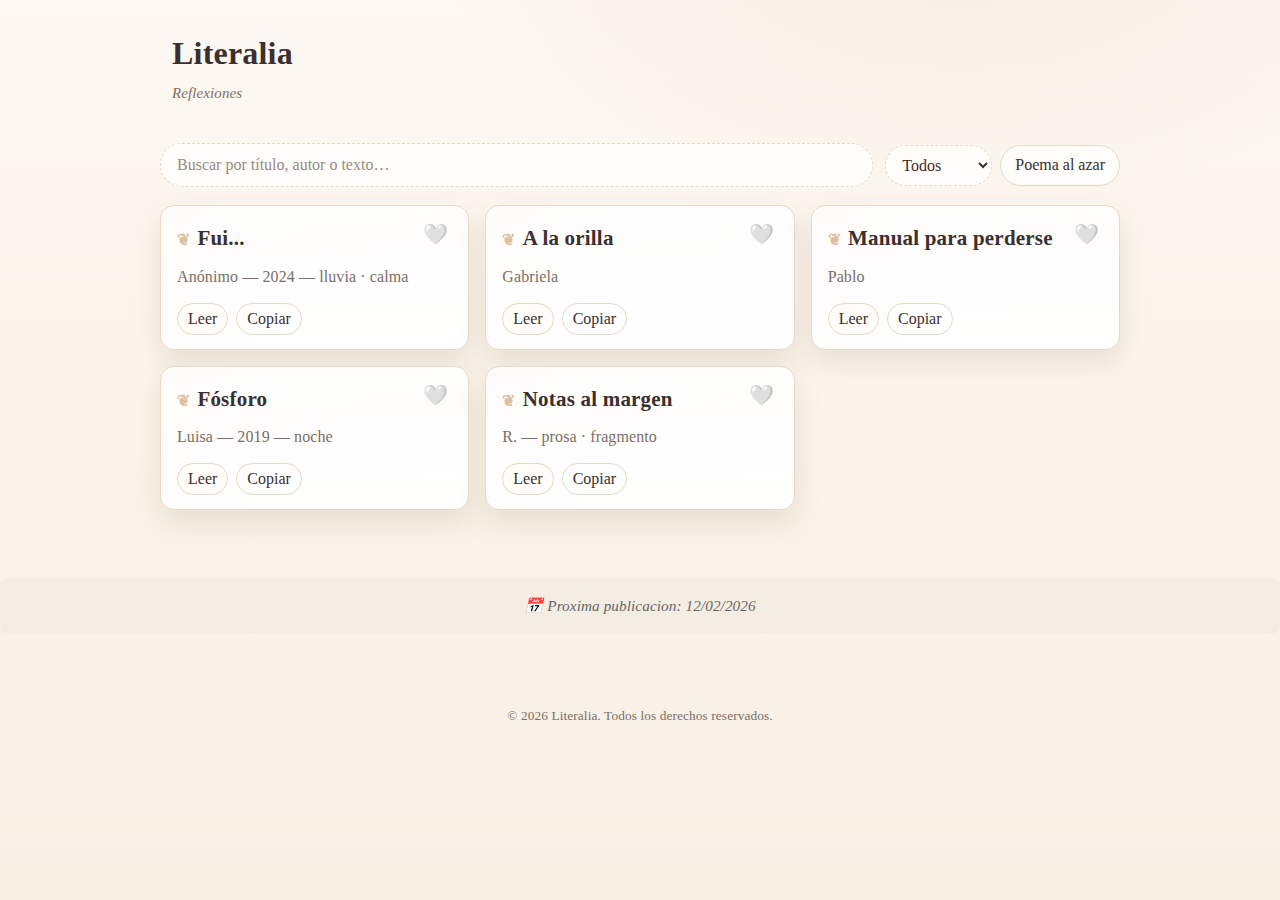
<file: index.html>
<!DOCTYPE html>
<html lang="es">
	<head>
		<meta charset="utf-8" />
		<meta name="viewport" content="width=device-width, initial-scale=1" />
		<link rel="icon" type="image/png" href="images/pluma2.png" />
		<title>Literalia</title>
		<!-- Fuentes elegantes -->

		<link rel="stylesheet" href="styles.css" />
		<meta name="color-scheme" content="light" />
	</head>
	<body>
		<header class="app-header container">
			<div class="brand">
				<span class="logo" aria-hidden="true"></span>
				<div>
					<h1>Literalia</h1>
					<p class="tagline">Reflexiones</p>
				</div>
			</div>
		</header>

		<main class="container">
			<section class="toolbar">
				<div class="search-wrap">
					<input
						id="searchInput"
						type="search"
						placeholder="Buscar por título, autor o texto…"
						aria-label="Buscar poemas"
					/>
				</div>
				<div class="filters">
					<select id="filterSelect" aria-label="Filtrar">
						<option value="all">Todos</option>
						<option value="favorites">Favoritos</option>
					</select>
					<button id="randomBtn" class="btn">Poema al azar</button>
				</div>
			</section>

			<section id="poemList" class="grid" aria-live="polite" aria-busy="true"></section>
		</main>

		<dialog id="poemModal" class="modal">
			<form method="dialog" class="modal-card" id="poemModalCard">
				<header class="modal-header">
					<div class="title-wrap">
						<h2 id="modalTitle">Título</h2>
						<p class="muted" id="modalMeta">Autor</p>
					</div>
					<div class="modal-actions">
						<button class="icon ghost close-btn" value="cancel" aria-label="Cerrar">✕</button>
					</div>
				</header>

				<div class="modal-body">
					<pre id="modalContent" tabindex="0"></pre>
				</div>

				<footer class="modal-footer">
					<div class="left">
						<button id="favBtn" type="button" class="btn">❤️ Favorito</button>
						<button id="copyBtn" type="button" class="btn ghost">Copiar</button>
						<button id="shareBtn" type="button" class="btn ghost">Compartir</button>
					</div>
					<div class="nav">
						<button id="prevBtn" type="button" class="icon ghost" aria-label="Anterior">←</button>
						<button id="nextBtn" type="button" class="icon ghost" aria-label="Siguiente">→</button>
					</div>
					<button class="btn primary close-btn" value="cancel">Cerrar</button>
				</footer>
			</form>
		</dialog>

		<template id="poemCardTpl">
			<article class="card">
				<div class="card-head">
					<h3 class="card-title"></h3>
					<button
						class="fav-toggle"
						title="Marcar como favorito"
						aria-label="Marcar como favorito"
						aria-pressed="false"
					>
						🤍
					</button>
				</div>
				<p class="card-meta"></p>
				<div class="card-actions">
					<button class="btn small" data-action="open">Leer</button>
					<button class="btn small ghost" data-action="copy">Copiar</button>
				</div>
			</article>
		</template>

		<section class="update-info">
			<p>📅 Proxima publicacion: 12/02/2026</p>
		</section>

		<footer class="container footer">
			<small class="muted">&copy; 2026 Literalia. Todos los derechos reservados.</small>
		</footer>

		<script src="app.js" type="module"></script>
	</body>
</html>
</file>
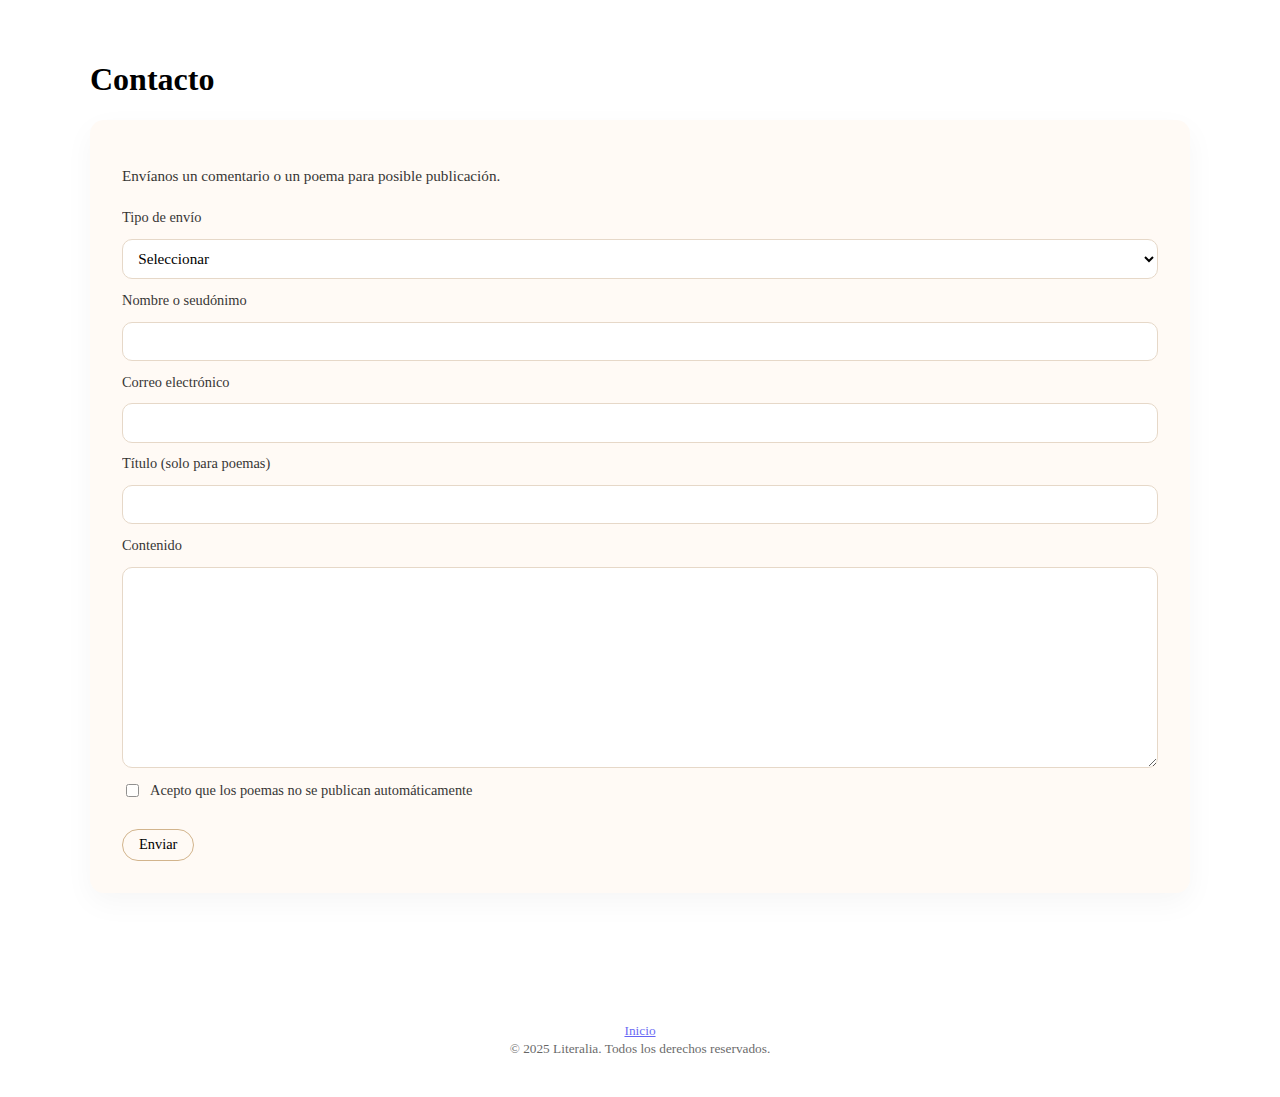
<file: contacto.html>
<!DOCTYPE html>
<html lang="es">
	<head>
		<meta charset="UTF-8" />
		<title>Contacto — Literalia</title>
		<style>
			/* CONTENEDOR */
			.container {
				max-width: 1100px;
				margin: auto;
				padding: 2rem;
			}

			/* CARD (igual a poemas) */
			.card {
				background: #fffaf5;
				border-radius: 14px;
				padding: 2rem;
				box-shadow: 0 10px 30px rgba(0, 0, 0, 0.04);
			}

			/* FORMULARIO */
			.formulario {
				display: flex;
				flex-direction: column;
				gap: 0.8rem;
			}

			.formulario label {
				font-size: 0.9rem;
				opacity: 0.8;
			}

			.formulario input,
			.formulario select,
			.formulario textarea {
				background: #fff;
				border: 1px solid #e6d8c8;
				border-radius: 10px;
				padding: 0.6rem 0.7rem;
				font-family: inherit;
				font-size: 0.95rem;
			}

			.formulario textarea {
				min-height: 180px;
				resize: vertical;
			}

			.formulario input:focus,
			.formulario textarea:focus,
			.formulario select:focus {
				outline: none;
				border-color: #d2b48c;
			}

			/* CHECKBOX */
			.checkbox {
				display: flex;
				align-items: center;
				gap: 0.5rem;
				font-size: 0.85rem;
			}

			/* BOTÓN (mismo estilo que Leer / Copiar) */
			.acciones {
				margin-top: 1rem;
			}

			.btn-outline {
				background: transparent;
				border: 1px solid #d2b48c;
				border-radius: 20px;
				padding: 0.4rem 1rem;
				cursor: pointer;
				font-family: inherit;
				font-size: 0.9rem;
			}

			.btn-outline:hover {
				background: #f3e6d8;
			}

			/* TEXTO */
			.descripcion {
				margin-bottom: 1.5rem;
				font-size: 0.95rem;
				opacity: 0.8;
			}

			/* FOOTER */
			.footer {
				text-align: center;
				margin-top: 4rem;
			}

			.muted {
				opacity: 0.6;
			}
		</style>
	</head>
	<body>
		<main class="container">
			<h1>Contacto</h1>

			<div class="card formulario-card">
				<p class="descripcion">Envíanos un comentario o un poema para posible publicación.</p>

				<form action="https://formspree.io/f/TU_ID" method="POST" class="formulario">
					<label>Tipo de envío</label>
					<select name="tipo" required>
						<option value="" disabled selected>Seleccionar</option>
						<option value="comentario">Comentario</option>
						<option value="poema">Poema para publicación</option>
					</select>

					<label>Nombre o seudónimo</label>
					<input type="text" name="autor" />

					<label>Correo electrónico</label>
					<input type="email" name="email" required />

					<label>Título (solo para poemas)</label>
					<input type="text" name="titulo" />

					<label>Contenido</label>
					<textarea name="mensaje" required></textarea>

					<label class="checkbox">
						<input type="checkbox" required />
						Acepto que los poemas no se publican automáticamente
					</label>

					<div class="acciones">
						<button type="submit" class="btn-outline">Enviar</button>
					</div>
				</form>
			</div>
		</main>

		<footer class="container footer">
			<small class="muted">
				<a href="index.html">Inicio</a>
			</small>
			<br />
			<small class="muted"> © 2025 Literalia. Todos los derechos reservados. </small>
		</footer>
	</body>
</html>
</file>
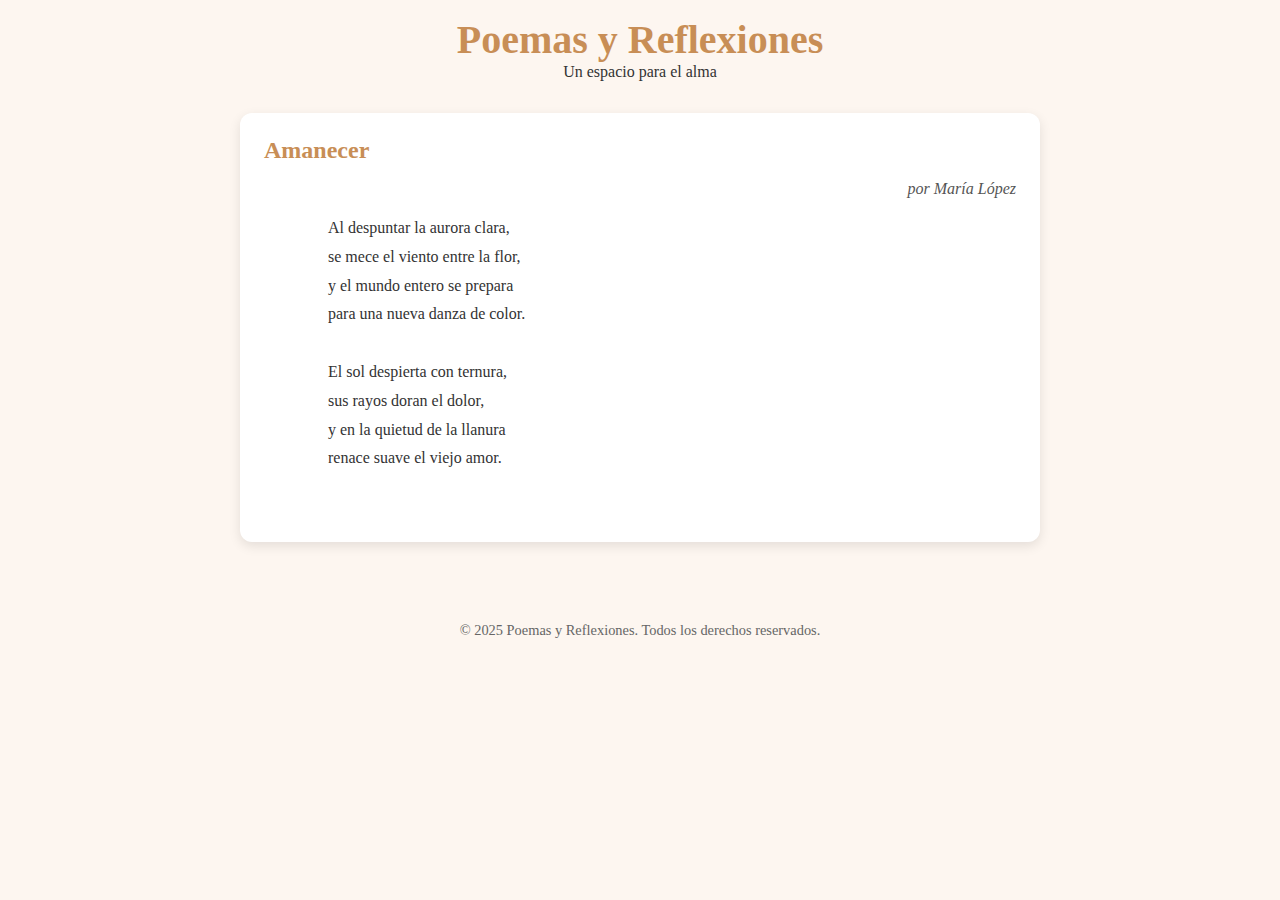
<file: ind.html>
<!DOCTYPE html>
<html lang="es">
	<head>
		<meta charset="UTF-8" />
		<meta name="viewport" content="width=device-width, initial-scale=1.0" />
		<title>Poemas y Reflexiones</title>
		<style>
			:root {
				--bg-color: #fdf6f0;
				--text-color: #333;
				--accent-color: #c88e56;
				--card-bg: #fff;
				--font-main: "Georgia", serif;
			}

			* {
				margin: 0;
				padding: 0;
				box-sizing: border-box;
			}

			body {
				font-family: var(--font-main);
				background-color: var(--bg-color);
				color: var(--text-color);
				padding: 1rem;
				display: flex;
				flex-direction: column;
				align-items: center;
			}

			header {
				text-align: center;
				margin-bottom: 2rem;
			}

			header h1 {
				font-size: 2.5rem;
				color: var(--accent-color);
			}

			.poema-container {
				max-width: 800px;
				width: 100%; /* Asegura que no se desborde en móviles */
				background-color: var(--card-bg);
				padding: 1.5rem;
				border-radius: 12px;
				box-shadow: 0 4px 12px rgba(0, 0, 0, 0.1);
				margin-bottom: 2rem;
				overflow-x: auto; /* Previene empalmes horizontales */
			}

			.poema-container h2 {
				font-size: 1.5rem;
				margin-bottom: 1rem;
				color: var(--accent-color);
			}

			.poema-container .autor {
				font-size: 1rem;
				font-style: italic;
				color: #555;
				margin-bottom: 1rem;
				text-align: right;
			}

			.poema-container p {
				white-space: pre-line;
				line-height: 1.8;
				margin-bottom: 1rem;
			}

			.poema-container pre {
				white-space: pre-wrap; /* Mantiene estructura de texto y se ajusta al contenedor */
				font-family: var(--font-main);
				line-height: 1.8;
				margin-bottom: 1rem;
			}

			footer {
				margin-top: 3rem;
				font-size: 0.9rem;
				color: #666;
			}

			@media (max-width: 600px) {
				header h1 {
					font-size: 2rem;
				}

				.poema-container {
					padding: 1rem;
				}
			}
		</style>
	</head>
	<body>
		<header>
			<h1>Poemas y Reflexiones</h1>
			<p>Un espacio para el alma</p>
		</header>

		<div class="poema-container">
			<h2>Amanecer</h2>
			<div class="autor">por María López</div>
			<pre>
                Al despuntar la aurora clara,
                se mece el viento entre la flor,
                y el mundo entero se prepara
                para una nueva danza de color.

                El sol despierta con ternura,
                sus rayos doran el dolor,
                y en la quietud de la llanura
                renace suave el viejo amor.
    </pre
			>
		</div>

		<footer>&copy; 2025 Poemas y Reflexiones. Todos los derechos reservados.</footer>
	</body>
</html>
</file>
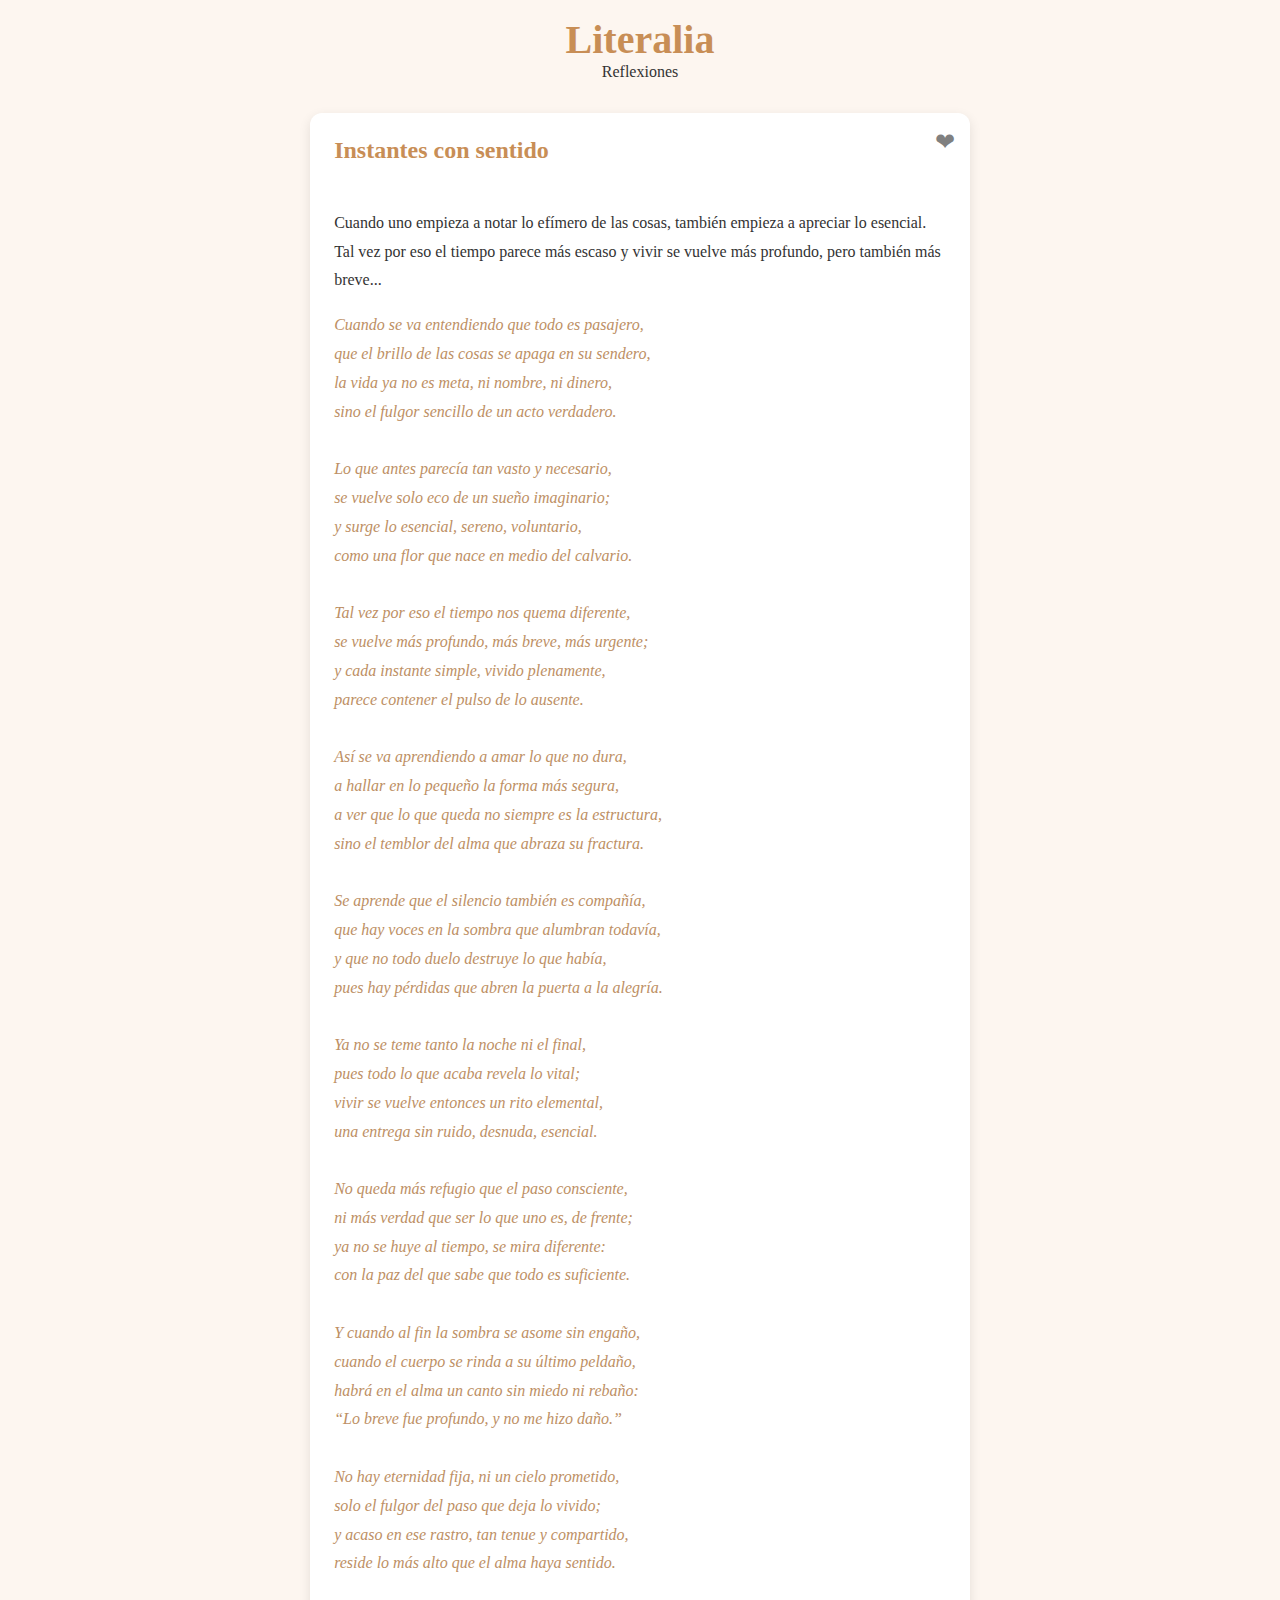
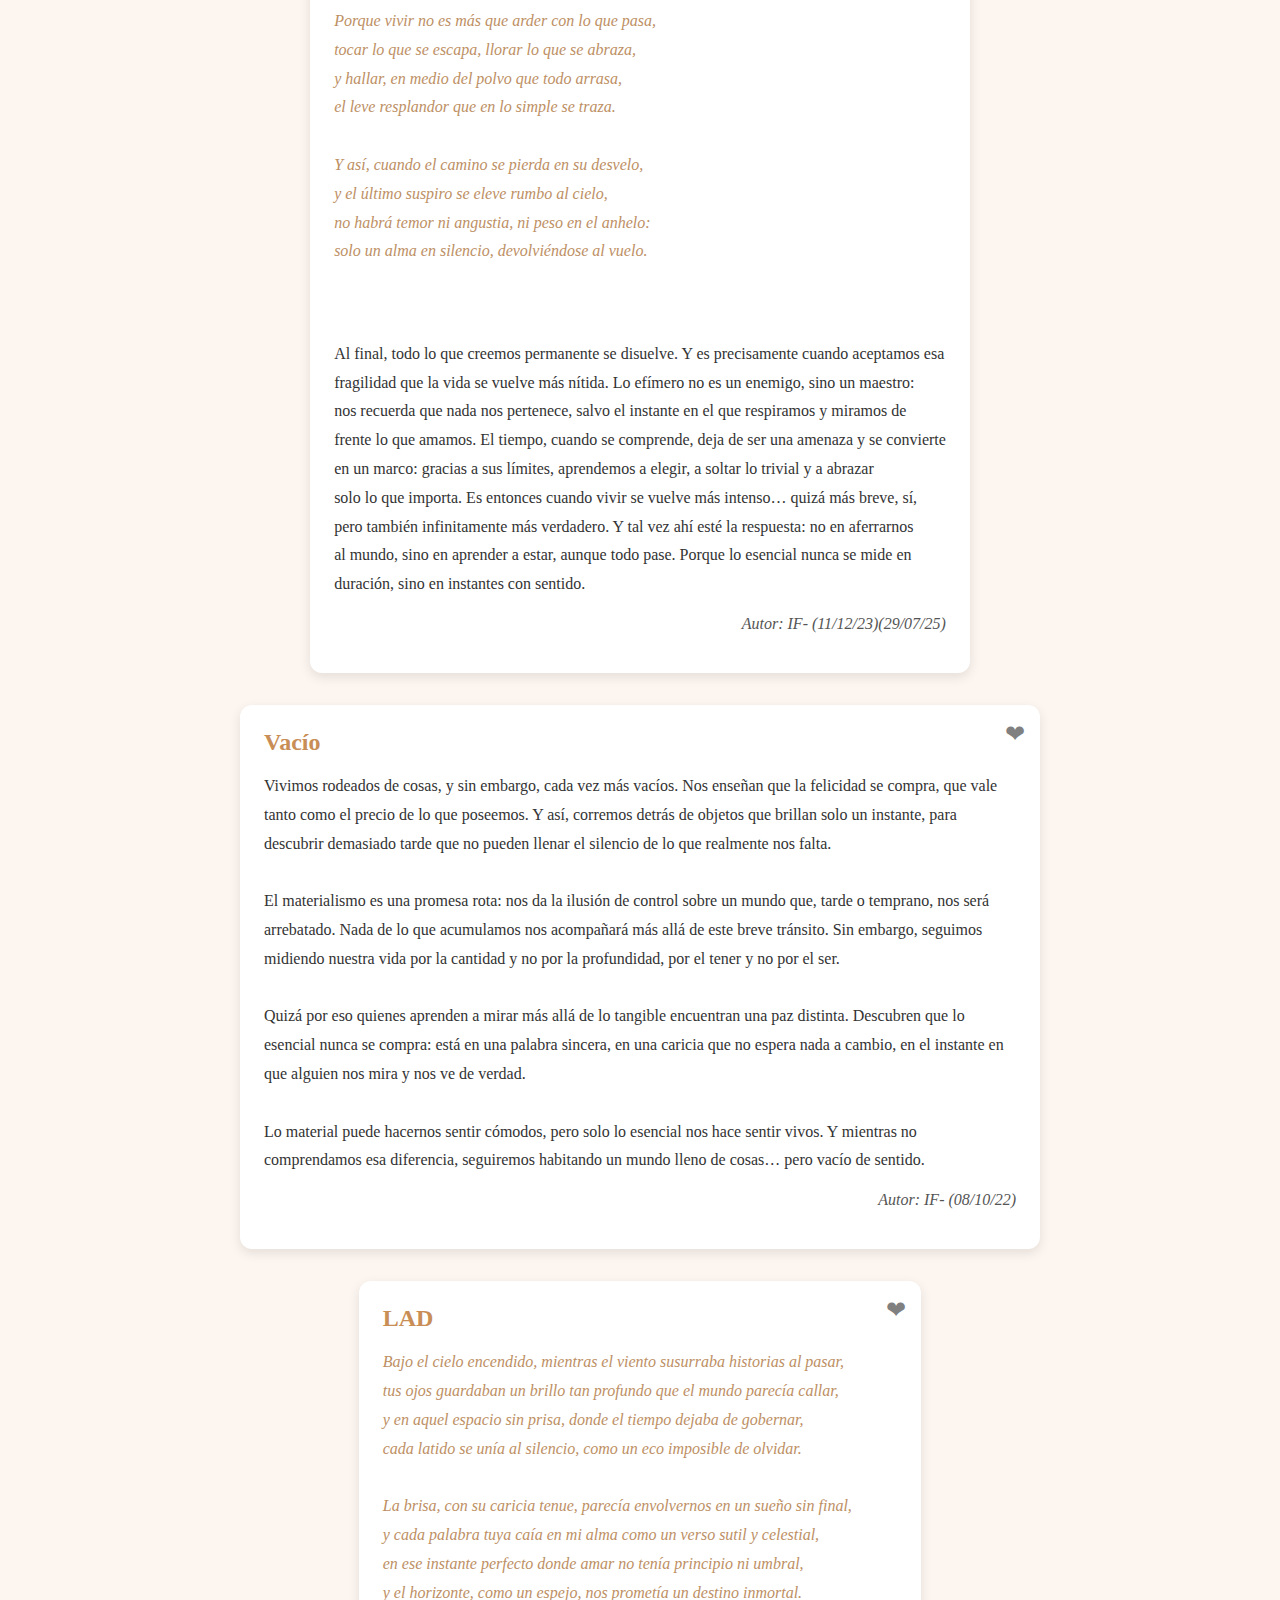
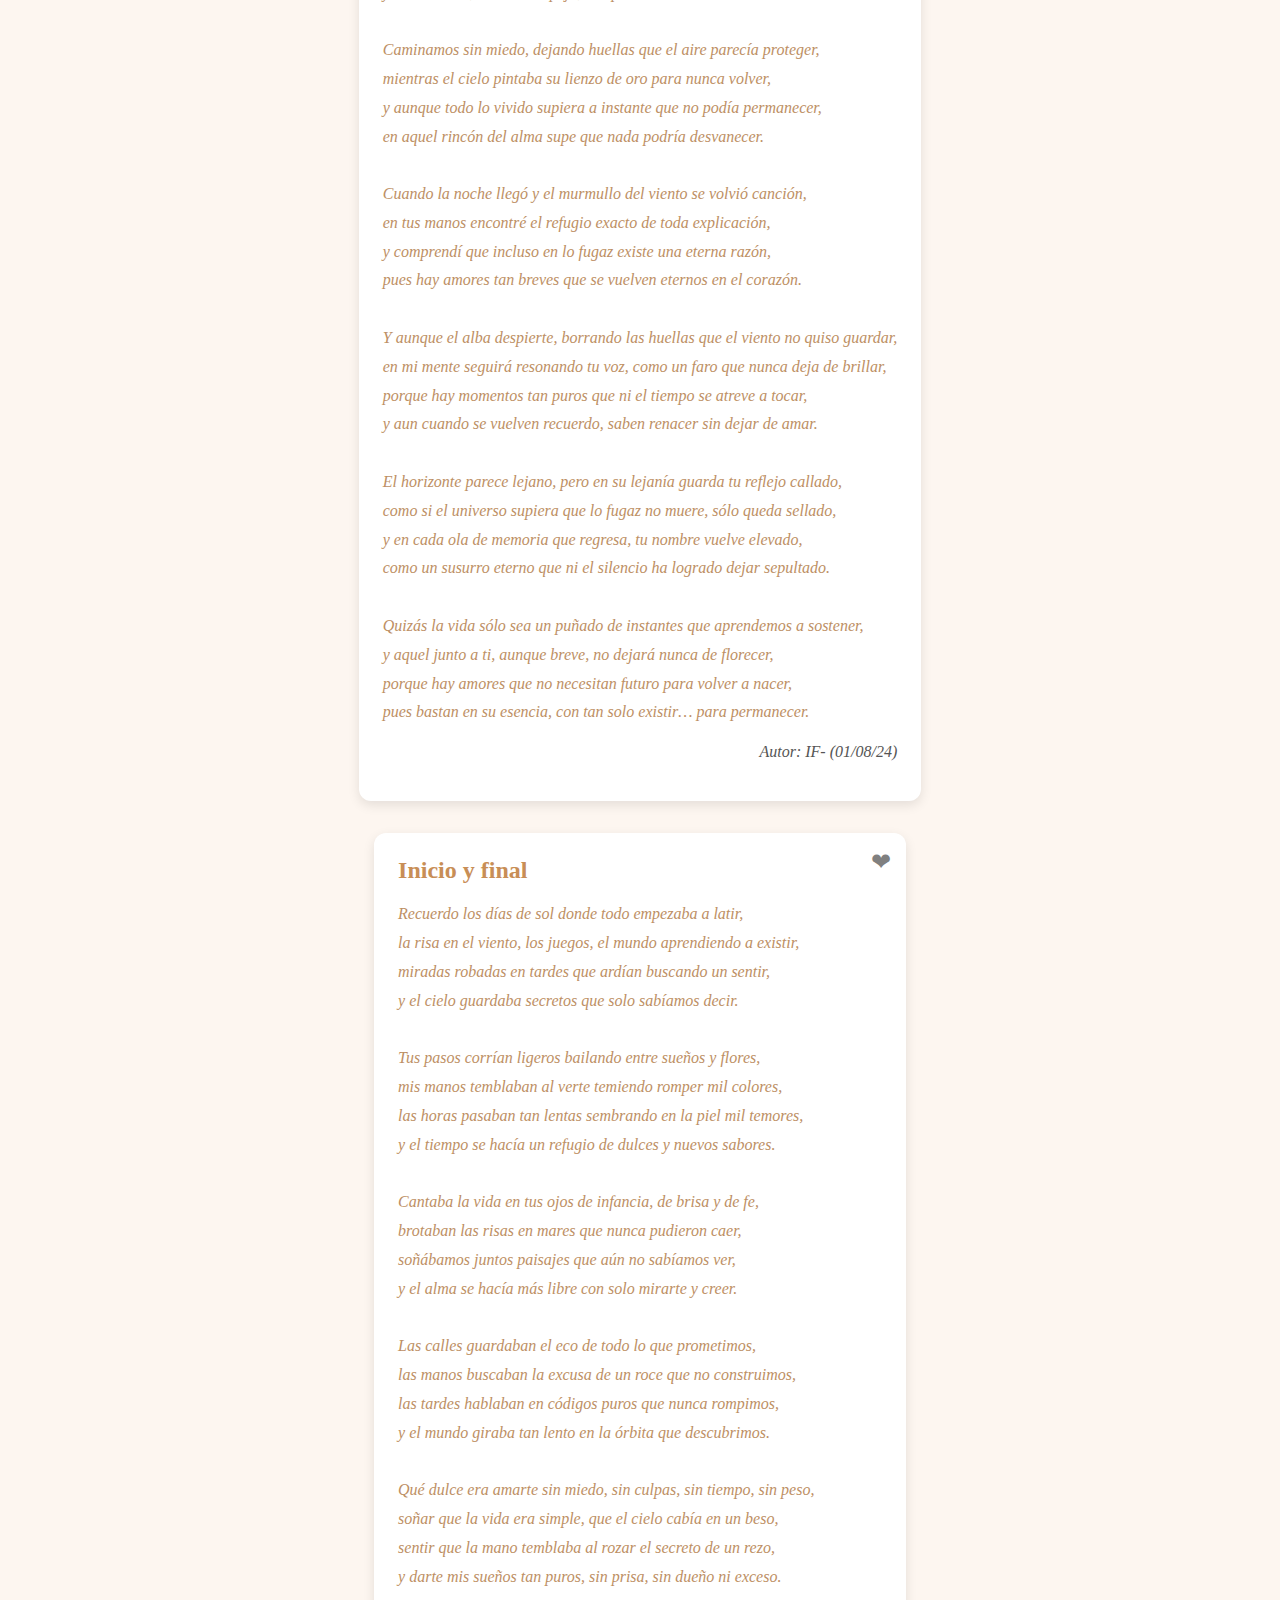
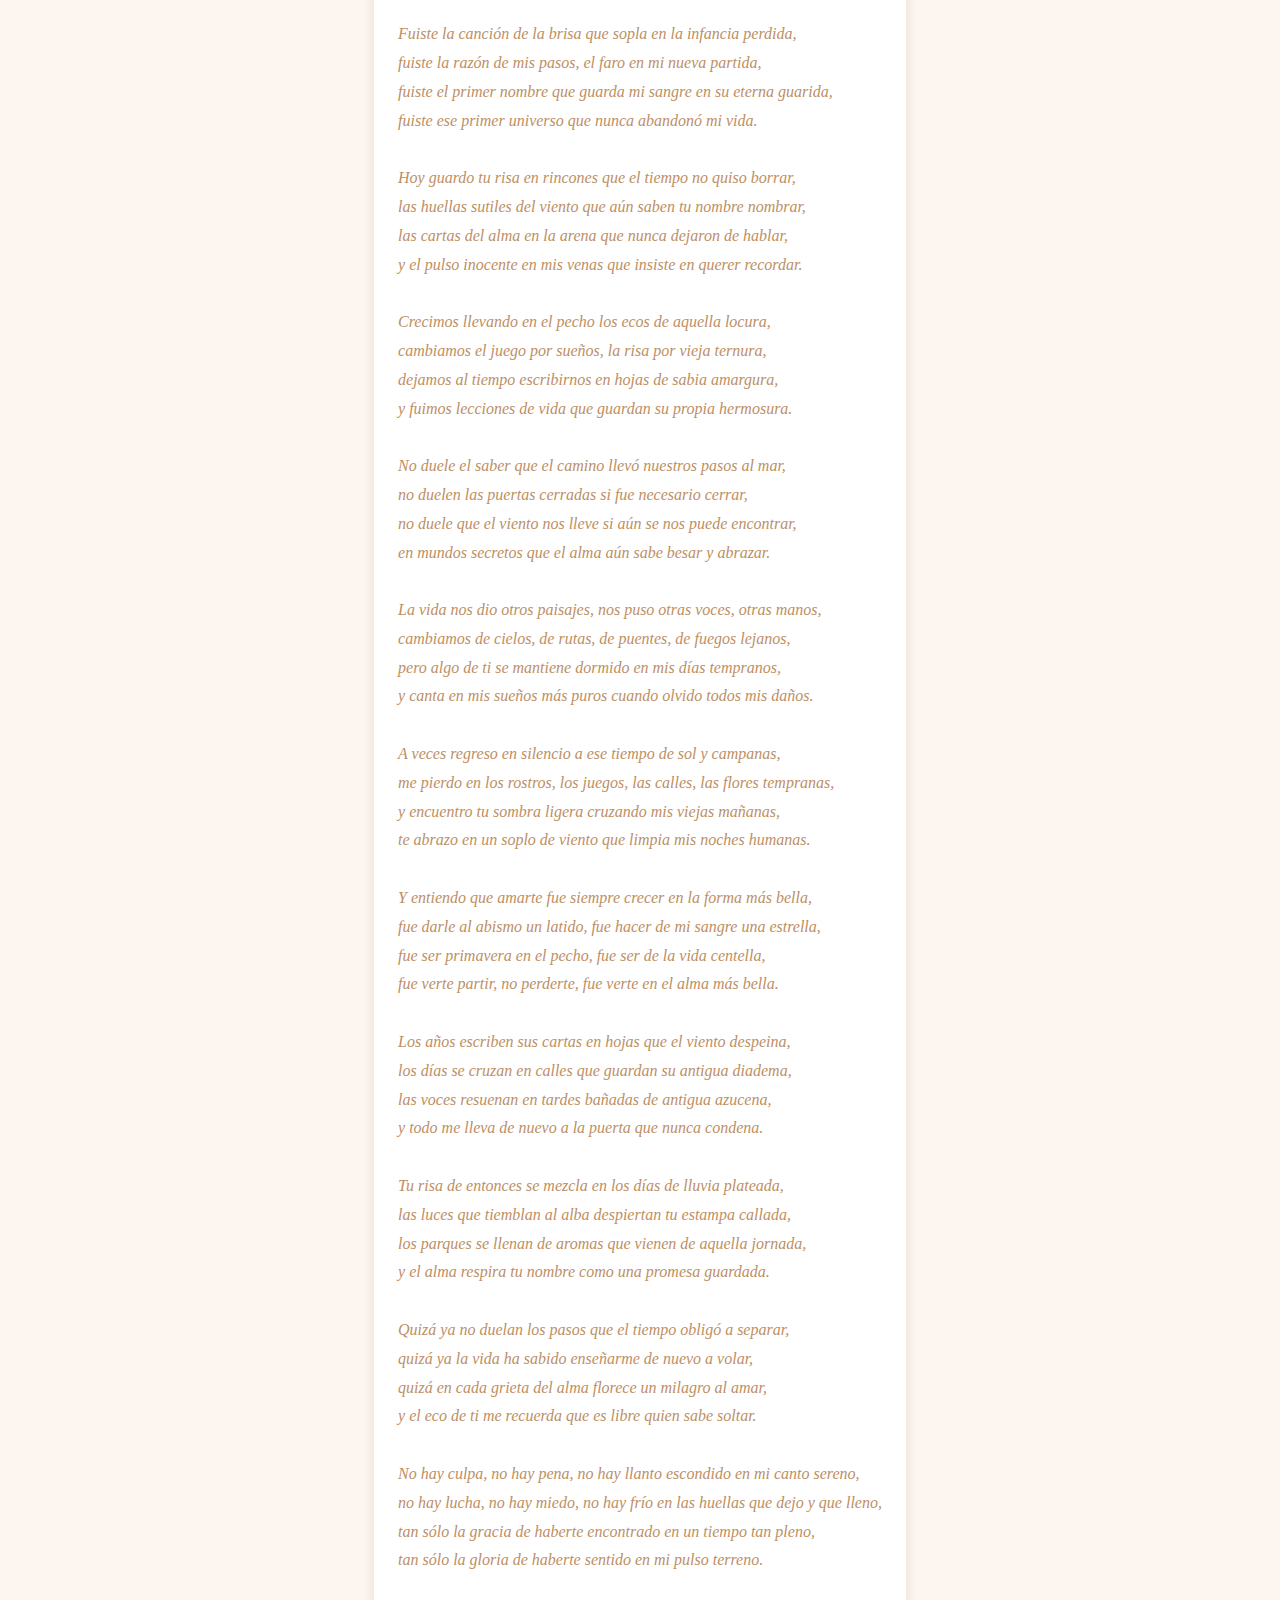
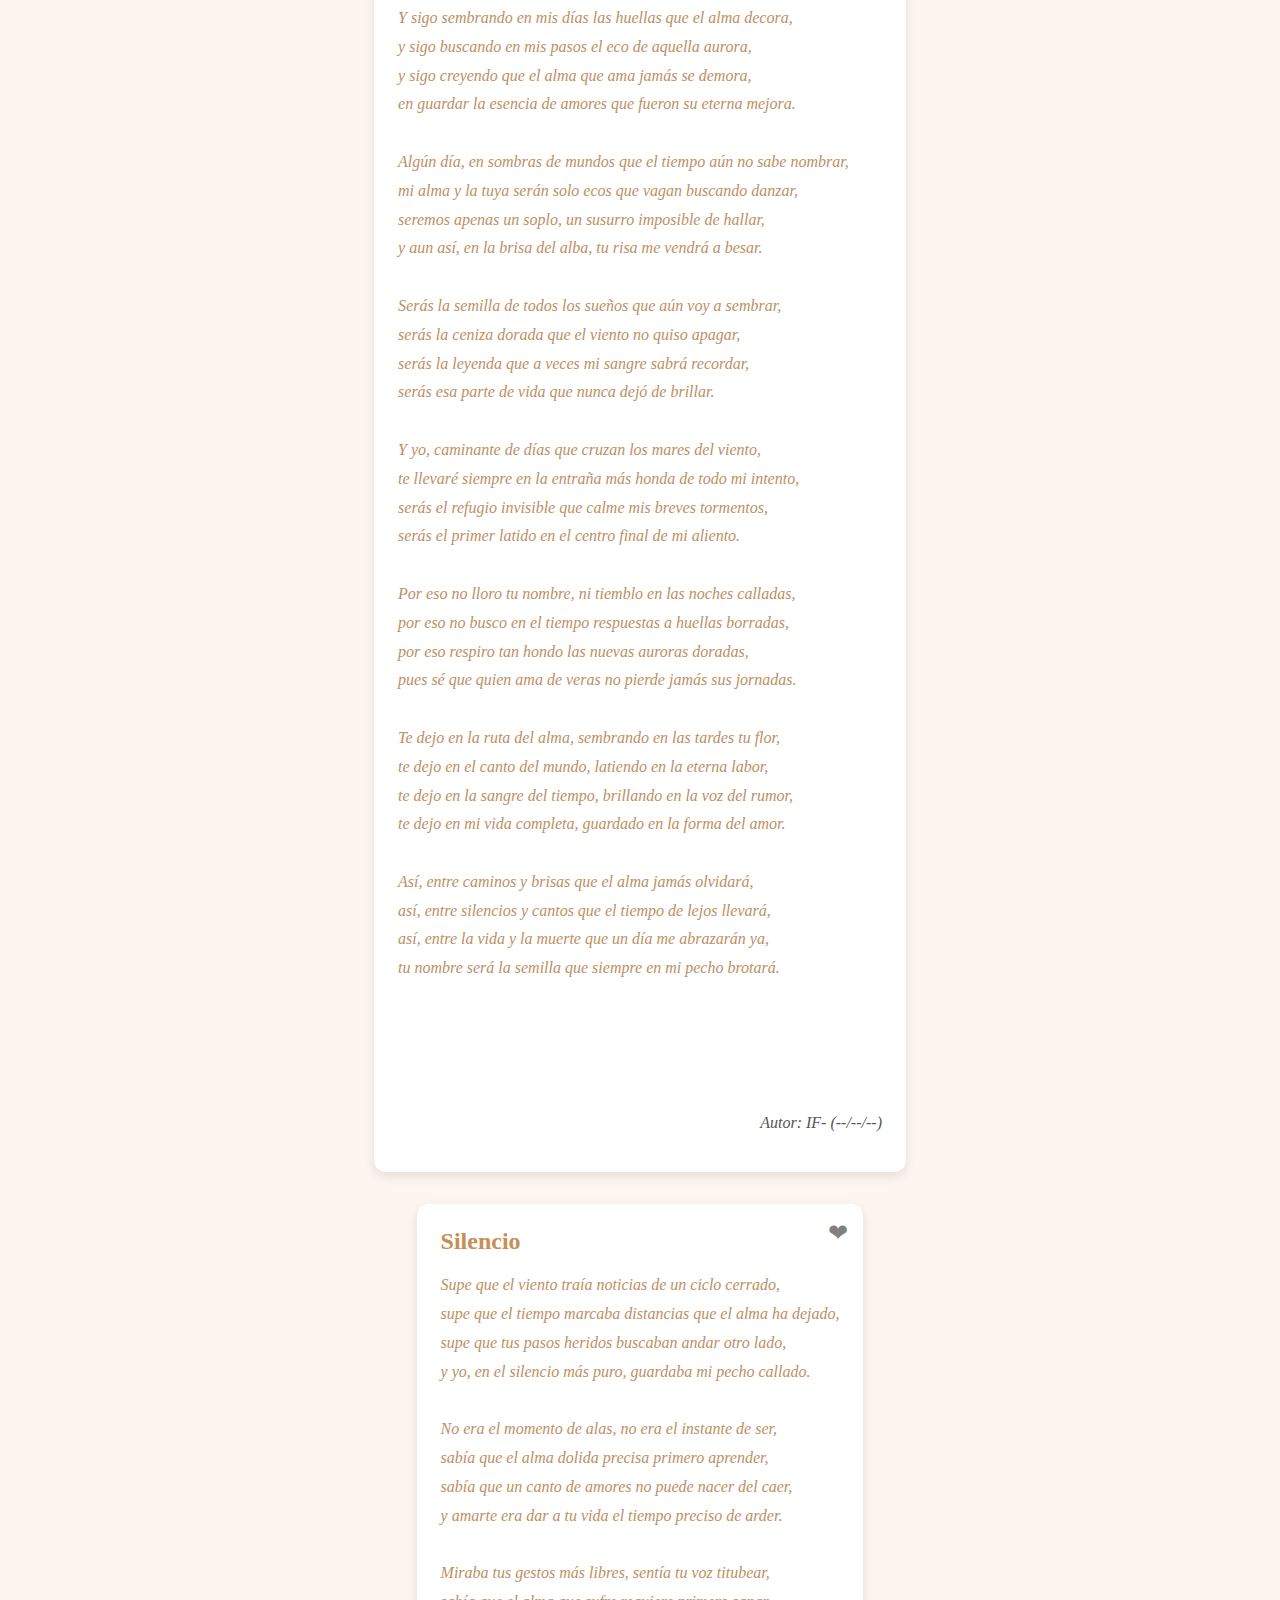
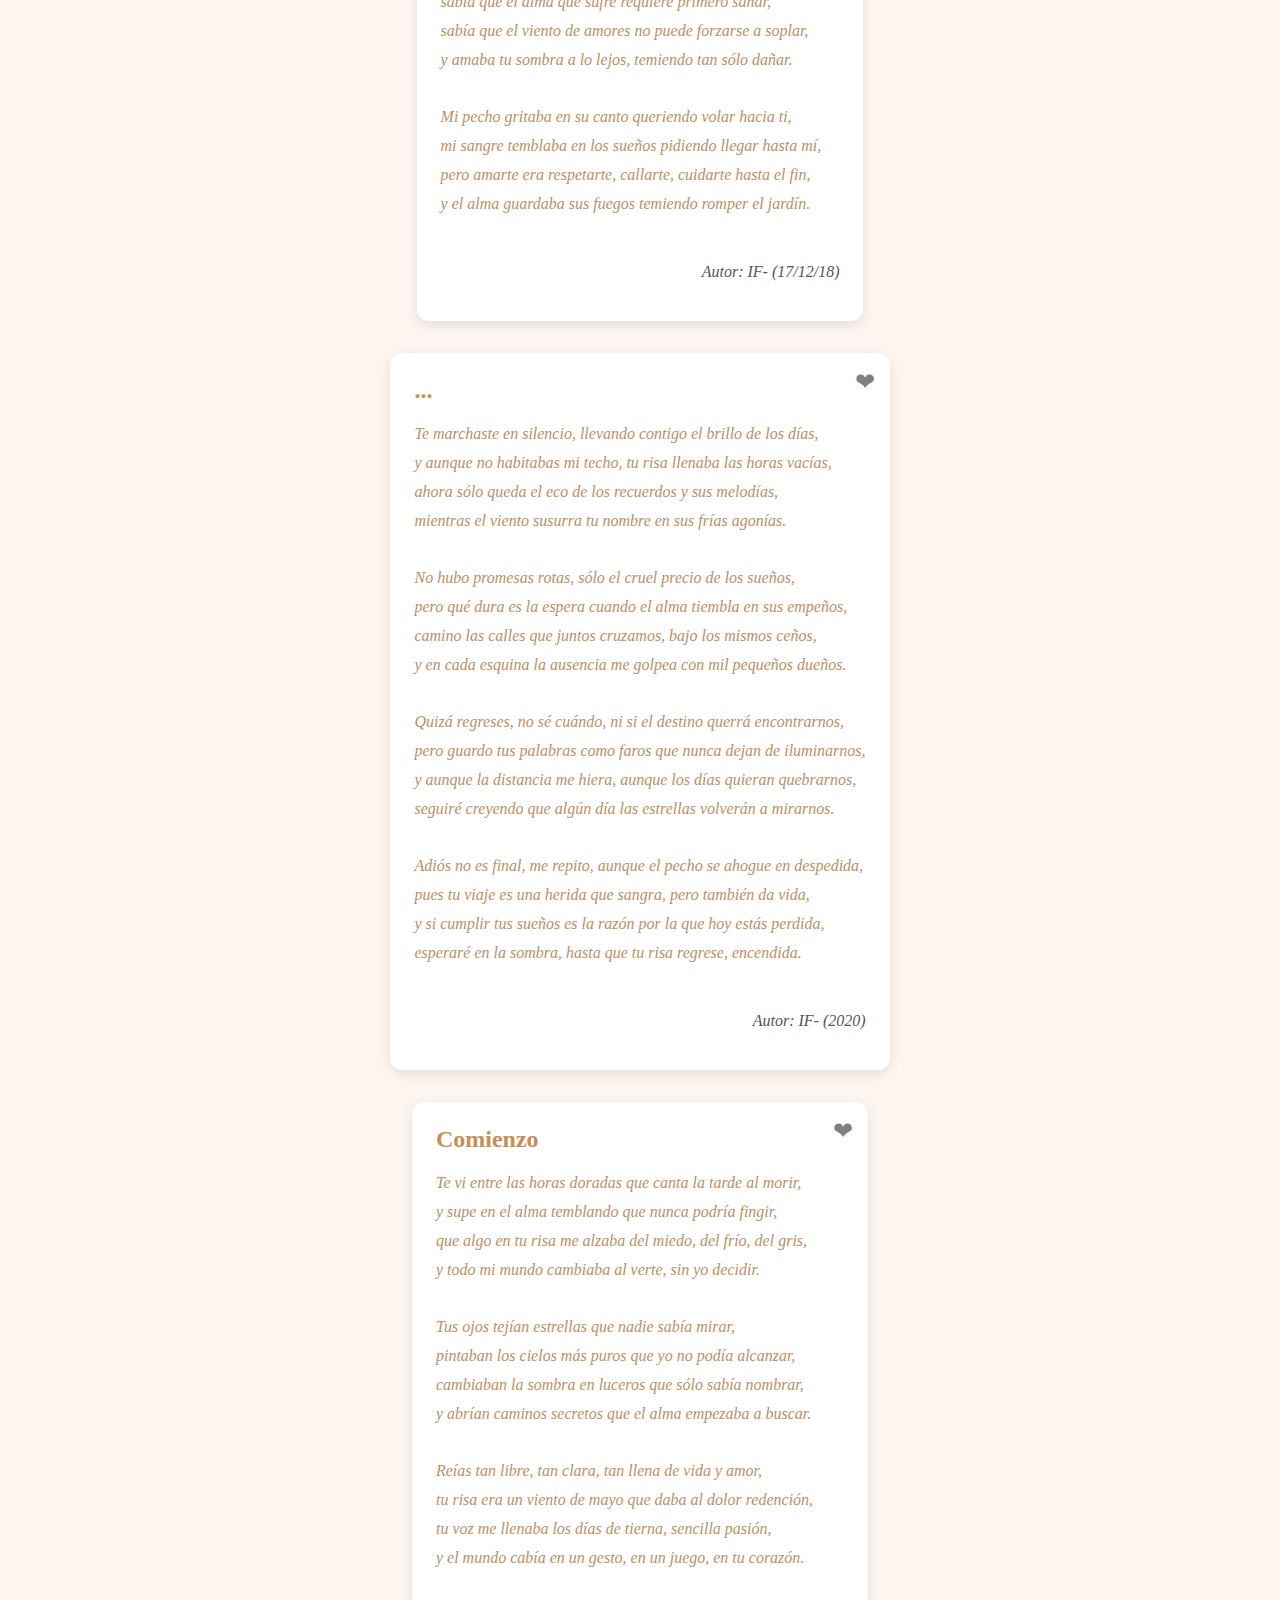
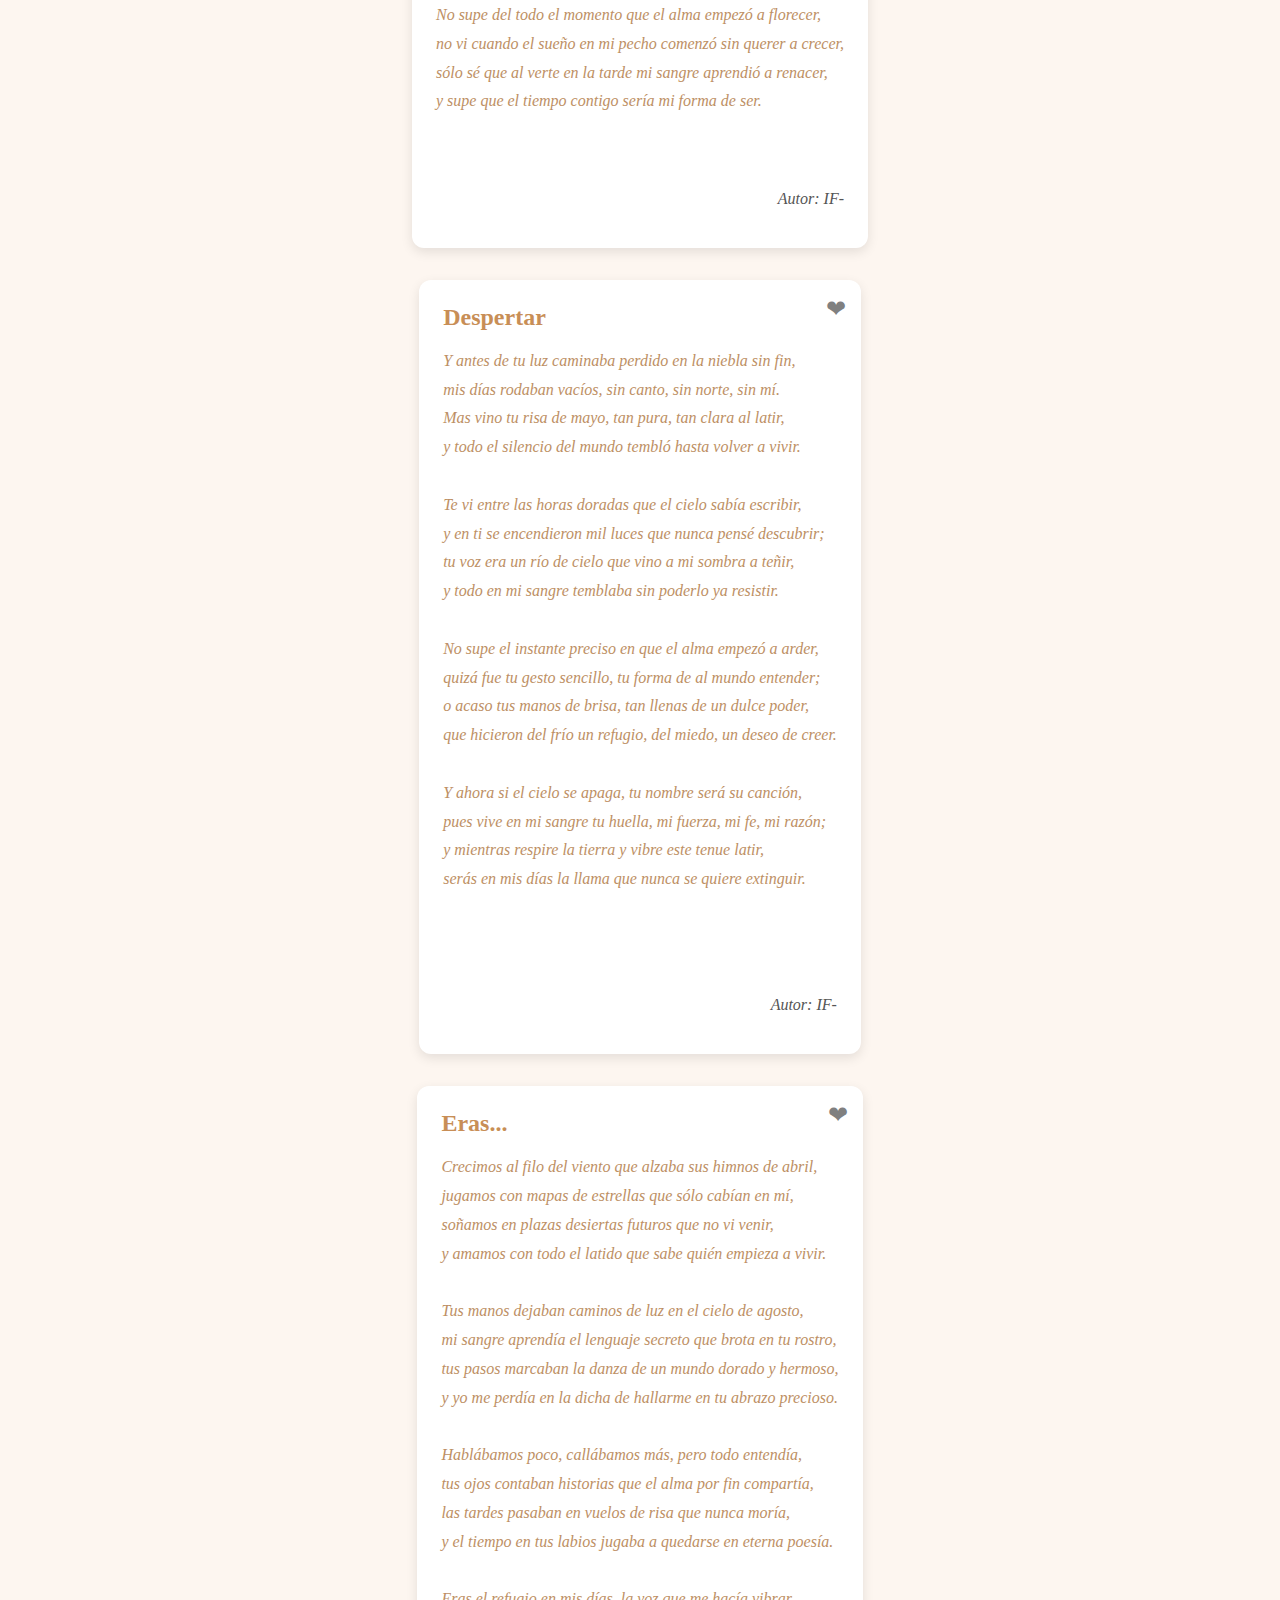
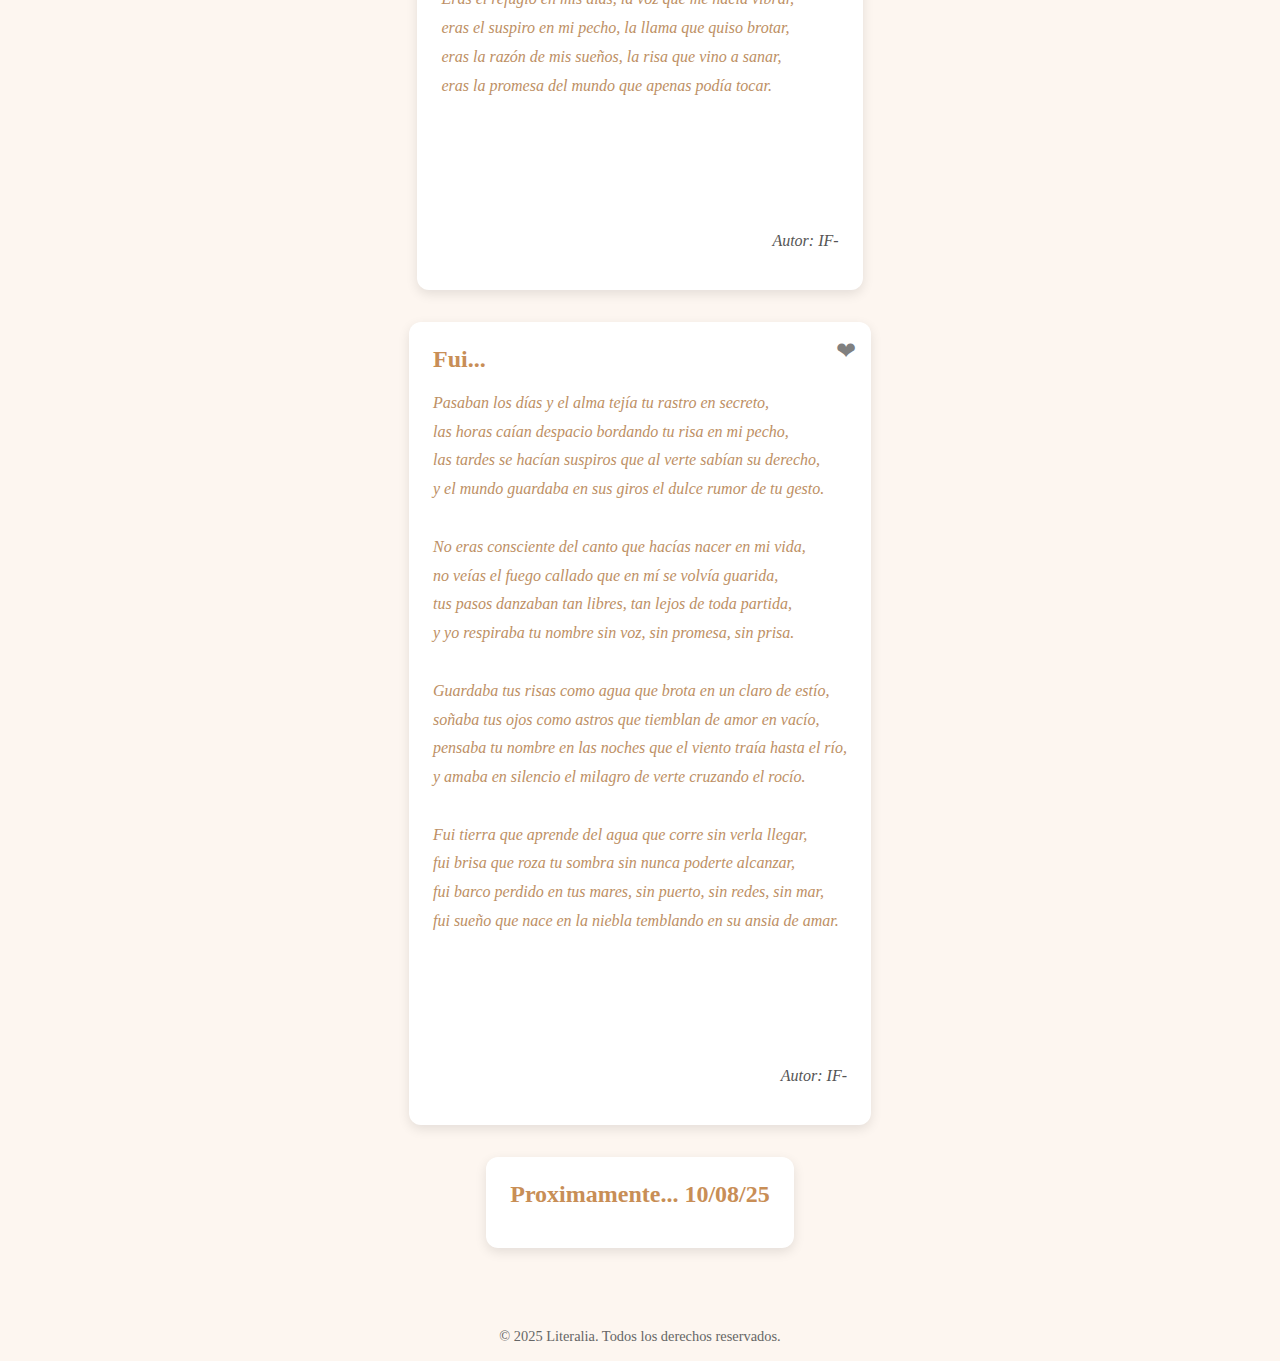
<file: index1.html>
<!DOCTYPE html>
<html lang="es">
	<head>
		<meta charset="UTF-8" />
		<meta name="viewport" content="width=device-width, initial-scale=1.0" />
		<link rel="icon" type="image/png" href="images/pluma2.png" />
		<title>Literalia</title>
		<style>
			:root {
				--bg-color: #fdf6f0;
				--text-color: #333;
				--accent-color: #c88e56;
				--card-bg: #fff;
				--font-main: "Georgia", serif;
			}

			* {
				margin: 0;
				padding: 0;
				box-sizing: border-box;
			}

			body {
				font-family: var(--font-main);
				background-color: var(--bg-color);
				color: var(--text-color);
				padding: 1rem;
				display: flex;
				flex-direction: column;
				align-items: center;
			}

			header {
				text-align: center;
				margin-bottom: 2rem;
			}

			header h1 {
				font-size: 2.5rem;
				color: var(--accent-color);
			}

			.poema-container {
				max-width: 800px;
				background-color: var(--card-bg);
				padding: 1.5rem;
				border-radius: 12px;
				box-shadow: 0 4px 12px rgba(0, 0, 0, 0.1);
				margin-bottom: 2rem;
				overflow-x: auto; /**/
				position: relative; /*corazon ultimo*/
			}

			.poema-container h2 {
				font-size: 1.5rem;
				margin-bottom: 1rem;
				color: var(--accent-color);
			}

			.poema-container p {
				white-space: pre-line;
				line-height: 1.8;
				margin-bottom: 1rem;
			}

			.poema-container .autor {
				font-size: 1rem;
				font-style: italic;
				color: #555;
				margin-bottom: 1rem;
				text-align: right;
			}
			.poema-container pre {
				white-space: pre-wrap; /* Mantiene estructura de texto y se ajusta al contenedor */
				font-family: var(--font-main);
				line-height: 1.8;
				margin-bottom: 1rem;
			}

			footer {
				margin-top: 3rem;
				font-size: 0.9rem;
				color: #666;
			}
			.corazon {
				/*corazon ultimo*/
				font-size: 24px;
				color: gray !important;
				cursor: pointer;
				position: absolute;
				top: 15px;
				right: 15px;
				transition: transform 0.2s ease, color 0.3s ease;
			}

			.corazon.leido {
				/*corazon ultimo*/
				color: red !important;
				transform: scale(1.2);
			}

			@media (max-width: 600px) {
				header h1 {
					font-size: 2rem;
				}

				.poema-container {
					padding: 1rem;
				}
			}
		</style>
	</head>
	<body>
		<header>
			<h1>Literalia</h1>
			<p>Reflexiones</p>
		</header>

		<div class="poema-container">
			<h2>Instantes con sentido</h2>
			<p>
				Cuando uno empieza a notar lo efímero de las cosas, también empieza a apreciar lo esencial.
				Tal vez por eso el tiempo parece más escaso y vivir se vuelve más profundo, pero también más
				breve...
			</p>
			<pre style="font-family: 'Georgia', serif; font-style: italic; color: #bd8f64">
Cuando se va entendiendo que todo es pasajero,
que el brillo de las cosas se apaga en su sendero,
la vida ya no es meta, ni nombre, ni dinero,
sino el fulgor sencillo de un acto verdadero.

Lo que antes parecía tan vasto y necesario,
se vuelve solo eco de un sueño imaginario;
y surge lo esencial, sereno, voluntario,
como una flor que nace en medio del calvario.

Tal vez por eso el tiempo nos quema diferente,
se vuelve más profundo, más breve, más urgente;
y cada instante simple, vivido plenamente,
parece contener el pulso de lo ausente.

Así se va aprendiendo a amar lo que no dura,
a hallar en lo pequeño la forma más segura,
a ver que lo que queda no siempre es la estructura,
sino el temblor del alma que abraza su fractura.

Se aprende que el silencio también es compañía,
que hay voces en la sombra que alumbran todavía,
y que no todo duelo destruye lo que había,
pues hay pérdidas que abren la puerta a la alegría.

Ya no se teme tanto la noche ni el final,
pues todo lo que acaba revela lo vital;
vivir se vuelve entonces un rito elemental,
una entrega sin ruido, desnuda, esencial.

No queda más refugio que el paso consciente,
ni más verdad que ser lo que uno es, de frente;
ya no se huye al tiempo, se mira diferente:
con la paz del que sabe que todo es suficiente.

Y cuando al fin la sombra se asome sin engaño,
cuando el cuerpo se rinda a su último peldaño,
habrá en el alma un canto sin miedo ni rebaño:
“Lo breve fue profundo, y no me hizo daño.”

No hay eternidad fija, ni un cielo prometido,
solo el fulgor del paso que deja lo vivido;
y acaso en ese rastro, tan tenue y compartido,
reside lo más alto que el alma haya sentido.

Porque vivir no es más que arder con lo que pasa,
tocar lo que se escapa, llorar lo que se abraza,
y hallar, en medio del polvo que todo arrasa,
el leve resplandor que en lo simple se traza.

Y así, cuando el camino se pierda en su desvelo,
y el último suspiro se eleve rumbo al cielo,
no habrá temor ni angustia, ni peso en el anhelo:
solo un alma en silencio, devolviéndose al vuelo.
			</pre
			>
			<p>
				Al final, todo lo que creemos permanente se disuelve. Y es precisamente cuando aceptamos esa
				fragilidad que la vida se vuelve más nítida. Lo efímero no es un enemigo, sino un maestro:
				nos recuerda que nada nos pertenece, salvo el instante en el que respiramos y miramos de
				frente lo que amamos. El tiempo, cuando se comprende, deja de ser una amenaza y se convierte
				en un marco: gracias a sus límites, aprendemos a elegir, a soltar lo trivial y a abrazar
				solo lo que importa. Es entonces cuando vivir se vuelve más intenso… quizá más breve, sí,
				pero también infinitamente más verdadero. Y tal vez ahí esté la respuesta: no en aferrarnos
				al mundo, sino en aprender a estar, aunque todo pase. Porque lo esencial nunca se mide en
				duración, sino en instantes con sentido.
			</p>
			<div class="autor">Autor: IF- (11/12/23)(29/07/25)</div>
			<span class="corazon" data-id="instantesconsentido">&#10084;</span>
		</div>

		<div class="poema-container">
			<h2>Vacío</h2>
			<pre>
Vivimos rodeados de cosas, y sin embargo, cada vez más vacíos. Nos enseñan que la felicidad se compra, que vale tanto como el precio de lo que poseemos. Y así, corremos detrás de objetos que brillan solo un instante, para descubrir demasiado tarde que no pueden llenar el silencio de lo que realmente nos falta.

El materialismo es una promesa rota: nos da la ilusión de control sobre un mundo que, tarde o temprano, nos será arrebatado. Nada de lo que acumulamos nos acompañará más allá de este breve tránsito. Sin embargo, seguimos midiendo nuestra vida por la cantidad y no por la profundidad, por el tener y no por el ser.

Quizá por eso quienes aprenden a mirar más allá de lo tangible encuentran una paz distinta. Descubren que lo esencial nunca se compra: está en una palabra sincera, en una caricia que no espera nada a cambio, en el instante en que alguien nos mira y nos ve de verdad.

Lo material puede hacernos sentir cómodos, pero solo lo esencial nos hace sentir vivos. Y mientras no comprendamos esa diferencia, seguiremos habitando un mundo lleno de cosas… pero vacío de sentido.
</pre
			>
			<div class="autor">Autor: IF- (08/10/22)</div>
			<span class="corazon" data-id="vacio">&#10084;</span>
		</div>

		<div class="poema-container">
			<h2>LAD</h2>
			<pre style="font-family: 'Georgia', serif; font-style: italic; color: #bd8f64">
Bajo el cielo encendido, mientras el viento susurraba historias al pasar,
tus ojos guardaban un brillo tan profundo que el mundo parecía callar,
y en aquel espacio sin prisa, donde el tiempo dejaba de gobernar,
cada latido se unía al silencio, como un eco imposible de olvidar.

La brisa, con su caricia tenue, parecía envolvernos en un sueño sin final,
y cada palabra tuya caía en mi alma como un verso sutil y celestial,
en ese instante perfecto donde amar no tenía principio ni umbral,
y el horizonte, como un espejo, nos prometía un destino inmortal.

Caminamos sin miedo, dejando huellas que el aire parecía proteger,
mientras el cielo pintaba su lienzo de oro para nunca volver,
y aunque todo lo vivido supiera a instante que no podía permanecer,
en aquel rincón del alma supe que nada podría desvanecer.

Cuando la noche llegó y el murmullo del viento se volvió canción,
en tus manos encontré el refugio exacto de toda explicación,
y comprendí que incluso en lo fugaz existe una eterna razón,
pues hay amores tan breves que se vuelven eternos en el corazón.

Y aunque el alba despierte, borrando las huellas que el viento no quiso guardar,
en mi mente seguirá resonando tu voz, como un faro que nunca deja de brillar,
porque hay momentos tan puros que ni el tiempo se atreve a tocar,
y aun cuando se vuelven recuerdo, saben renacer sin dejar de amar.

El horizonte parece lejano, pero en su lejanía guarda tu reflejo callado,
como si el universo supiera que lo fugaz no muere, sólo queda sellado,
y en cada ola de memoria que regresa, tu nombre vuelve elevado,
como un susurro eterno que ni el silencio ha logrado dejar sepultado.

Quizás la vida sólo sea un puñado de instantes que aprendemos a sostener,
y aquel junto a ti, aunque breve, no dejará nunca de florecer,
porque hay amores que no necesitan futuro para volver a nacer,
pues bastan en su esencia, con tan solo existir… para permanecer.
</pre
			>
			<div class="autor">Autor: IF- (01/08/24)</div>
			<span class="corazon" data-id="lad">&#10084;</span>
		</div>

		<div class="poema-container">
			<h2>Inicio y final</h2>
			<pre style="font-family: 'Georgia', serif; font-style: italic; color: #bd8f64">
Recuerdo los días de sol donde todo empezaba a latir,
la risa en el viento, los juegos, el mundo aprendiendo a existir,
miradas robadas en tardes que ardían buscando un sentir,
y el cielo guardaba secretos que solo sabíamos decir.

Tus pasos corrían ligeros bailando entre sueños y flores,
mis manos temblaban al verte temiendo romper mil colores,
las horas pasaban tan lentas sembrando en la piel mil temores,
y el tiempo se hacía un refugio de dulces y nuevos sabores.

Cantaba la vida en tus ojos de infancia, de brisa y de fe,
brotaban las risas en mares que nunca pudieron caer,
soñábamos juntos paisajes que aún no sabíamos ver,
y el alma se hacía más libre con solo mirarte y creer.

Las calles guardaban el eco de todo lo que prometimos,
las manos buscaban la excusa de un roce que no construimos,
las tardes hablaban en códigos puros que nunca rompimos,
y el mundo giraba tan lento en la órbita que descubrimos.

Qué dulce era amarte sin miedo, sin culpas, sin tiempo, sin peso,
soñar que la vida era simple, que el cielo cabía en un beso,
sentir que la mano temblaba al rozar el secreto de un rezo,
y darte mis sueños tan puros, sin prisa, sin dueño ni exceso.

Fuiste la canción de la brisa que sopla en la infancia perdida,
fuiste la razón de mis pasos, el faro en mi nueva partida,
fuiste el primer nombre que guarda mi sangre en su eterna guarida,
fuiste ese primer universo que nunca abandonó mi vida.

Hoy guardo tu risa en rincones que el tiempo no quiso borrar,
las huellas sutiles del viento que aún saben tu nombre nombrar,
las cartas del alma en la arena que nunca dejaron de hablar,
y el pulso inocente en mis venas que insiste en querer recordar.

Crecimos llevando en el pecho los ecos de aquella locura,
cambiamos el juego por sueños, la risa por vieja ternura,
dejamos al tiempo escribirnos en hojas de sabia amargura,
y fuimos lecciones de vida que guardan su propia hermosura.

No duele el saber que el camino llevó nuestros pasos al mar,
no duelen las puertas cerradas si fue necesario cerrar,
no duele que el viento nos lleve si aún se nos puede encontrar,
en mundos secretos que el alma aún sabe besar y abrazar.

La vida nos dio otros paisajes, nos puso otras voces, otras manos,
cambiamos de cielos, de rutas, de puentes, de fuegos lejanos,
pero algo de ti se mantiene dormido en mis días tempranos,
y canta en mis sueños más puros cuando olvido todos mis daños.

A veces regreso en silencio a ese tiempo de sol y campanas,
me pierdo en los rostros, los juegos, las calles, las flores tempranas,
y encuentro tu sombra ligera cruzando mis viejas mañanas,
te abrazo en un soplo de viento que limpia mis noches humanas.

Y entiendo que amarte fue siempre crecer en la forma más bella,
fue darle al abismo un latido, fue hacer de mi sangre una estrella,
fue ser primavera en el pecho, fue ser de la vida centella,
fue verte partir, no perderte, fue verte en el alma más bella.

Los años escriben sus cartas en hojas que el viento despeina,
los días se cruzan en calles que guardan su antigua diadema,
las voces resuenan en tardes bañadas de antigua azucena,
y todo me lleva de nuevo a la puerta que nunca condena.

Tu risa de entonces se mezcla en los días de lluvia plateada,
las luces que tiemblan al alba despiertan tu estampa callada,
los parques se llenan de aromas que vienen de aquella jornada,
y el alma respira tu nombre como una promesa guardada.

Quizá ya no duelan los pasos que el tiempo obligó a separar,
quizá ya la vida ha sabido enseñarme de nuevo a volar,
quizá en cada grieta del alma florece un milagro al amar,
y el eco de ti me recuerda que es libre quien sabe soltar.

No hay culpa, no hay pena, no hay llanto escondido en mi canto sereno,
no hay lucha, no hay miedo, no hay frío en las huellas que dejo y que lleno,
tan sólo la gracia de haberte encontrado en un tiempo tan pleno,
tan sólo la gloria de haberte sentido en mi pulso terreno.

Y sigo sembrando en mis días las huellas que el alma decora,
y sigo buscando en mis pasos el eco de aquella aurora,
y sigo creyendo que el alma que ama jamás se demora,
en guardar la esencia de amores que fueron su eterna mejora.

Algún día, en sombras de mundos que el tiempo aún no sabe nombrar,
mi alma y la tuya serán solo ecos que vagan buscando danzar,
seremos apenas un soplo, un susurro imposible de hallar,
y aun así, en la brisa del alba, tu risa me vendrá a besar.

Serás la semilla de todos los sueños que aún voy a sembrar,
serás la ceniza dorada que el viento no quiso apagar,
serás la leyenda que a veces mi sangre sabrá recordar,
serás esa parte de vida que nunca dejó de brillar.

Y yo, caminante de días que cruzan los mares del viento,
te llevaré siempre en la entraña más honda de todo mi intento,
serás el refugio invisible que calme mis breves tormentos,
serás el primer latido en el centro final de mi aliento.

Por eso no lloro tu nombre, ni tiemblo en las noches calladas,
por eso no busco en el tiempo respuestas a huellas borradas,
por eso respiro tan hondo las nuevas auroras doradas,
pues sé que quien ama de veras no pierde jamás sus jornadas.

Te dejo en la ruta del alma, sembrando en las tardes tu flor,
te dejo en el canto del mundo, latiendo en la eterna labor,
te dejo en la sangre del tiempo, brillando en la voz del rumor,
te dejo en mi vida completa, guardado en la forma del amor.

Así, entre caminos y brisas que el alma jamás olvidará,
así, entre silencios y cantos que el tiempo de lejos llevará,
así, entre la vida y la muerte que un día me abrazarán ya,
tu nombre será la semilla que siempre en mi pecho brotará.



			</pre
			>
			<div class="autor">Autor: IF- (--/--/--)</div>
			<span class="corazon" data-id="inicioyfinal">&#10084;</span>
		</div>

		<div class="poema-container">
			<h2>Silencio</h2>

			<pre style="font-family: 'Georgia', serif; font-style: italic; color: #bd8f64">
Supe que el viento traía noticias de un ciclo cerrado,
supe que el tiempo marcaba distancias que el alma ha dejado,
supe que tus pasos heridos buscaban andar otro lado,
y yo, en el silencio más puro, guardaba mi pecho callado.

No era el momento de alas, no era el instante de ser,
sabía que el alma dolida precisa primero aprender,
sabía que un canto de amores no puede nacer del caer,
y amarte era dar a tu vida el tiempo preciso de arder.

Miraba tus gestos más libres, sentía tu voz titubear,
sabía que el alma que sufre requiere primero sanar,
sabía que el viento de amores no puede forzarse a soplar,
y amaba tu sombra a lo lejos, temiendo tan sólo dañar.

Mi pecho gritaba en su canto queriendo volar hacia ti,
mi sangre temblaba en los sueños pidiendo llegar hasta mí,
pero amarte era respetarte, callarte, cuidarte hasta el fin,
y el alma guardaba sus fuegos temiendo romper el jardín.
			</pre
			>
			<div class="autor">Autor: IF- (17/12/18)</div>
			<span class="corazon" data-id="silencio">&#10084;</span>
		</div>

		<div class="poema-container">
			<h2>...</h2>

			<pre style="font-family: 'Georgia', serif; font-style: italic; color: #bd8f64">
Te marchaste en silencio, llevando contigo el brillo de los días,
y aunque no habitabas mi techo, tu risa llenaba las horas vacías,
ahora sólo queda el eco de los recuerdos y sus melodías,
mientras el viento susurra tu nombre en sus frías agonías.

No hubo promesas rotas, sólo el cruel precio de los sueños,
pero qué dura es la espera cuando el alma tiembla en sus empeños,
camino las calles que juntos cruzamos, bajo los mismos ceños,
y en cada esquina la ausencia me golpea con mil pequeños dueños.

Quizá regreses, no sé cuándo, ni si el destino querrá encontrarnos,
pero guardo tus palabras como faros que nunca dejan de iluminarnos,
y aunque la distancia me hiera, aunque los días quieran quebrarnos,
seguiré creyendo que algún día las estrellas volverán a mirarnos.

Adiós no es final, me repito, aunque el pecho se ahogue en despedida,
pues tu viaje es una herida que sangra, pero también da vida,
y si cumplir tus sueños es la razón por la que hoy estás perdida,
esperaré en la sombra, hasta que tu risa regrese, encendida.
			</pre
			>
			<div class="autor">Autor: IF- (2020)</div>
			<span class="corazon" data-id="sintitulo">&#10084;</span>
		</div>

		<div class="poema-container">
			<h2>Comienzo</h2>

			<pre style="font-family: 'Georgia', serif; font-style: italic; color: #bd8f64">
Te vi entre las horas doradas que canta la tarde al morir,
y supe en el alma temblando que nunca podría fingir,
que algo en tu risa me alzaba del miedo, del frío, del gris,
y todo mi mundo cambiaba al verte, sin yo decidir.

Tus ojos tejían estrellas que nadie sabía mirar,
pintaban los cielos más puros que yo no podía alcanzar,
cambiaban la sombra en luceros que sólo sabía nombrar,
y abrían caminos secretos que el alma empezaba a buscar.

Reías tan libre, tan clara, tan llena de vida y amor,
tu risa era un viento de mayo que daba al dolor redención,
tu voz me llenaba los días de tierna, sencilla pasión,
y el mundo cabía en un gesto, en un juego, en tu corazón.

No supe del todo el momento que el alma empezó a florecer,
no vi cuando el sueño en mi pecho comenzó sin querer a crecer,
sólo sé que al verte en la tarde mi sangre aprendió a renacer,
y supe que el tiempo contigo sería mi forma de ser.

			</pre
			>
			<div class="autor">Autor: IF-</div>
			<span class="corazon" data-id="Comienzo">&#10084;</span>
		</div>
		<div class="poema-container">
			<h2>Despertar</h2>

			<pre style="font-family: 'Georgia', serif; font-style: italic; color: #bd8f64">
Y antes de tu luz caminaba perdido en la niebla sin fin,
mis días rodaban vacíos, sin canto, sin norte, sin mí.
Mas vino tu risa de mayo, tan pura, tan clara al latir,
y todo el silencio del mundo tembló hasta volver a vivir.

Te vi entre las horas doradas que el cielo sabía escribir,
y en ti se encendieron mil luces que nunca pensé descubrir;
tu voz era un río de cielo que vino a mi sombra a teñir,
y todo en mi sangre temblaba sin poderlo ya resistir.

No supe el instante preciso en que el alma empezó a arder,
quizá fue tu gesto sencillo, tu forma de al mundo entender;
o acaso tus manos de brisa, tan llenas de un dulce poder,
que hicieron del frío un refugio, del miedo, un deseo de creer.

Y ahora si el cielo se apaga, tu nombre será su canción,
pues vive en mi sangre tu huella, mi fuerza, mi fe, mi razón;
y mientras respire la tierra y vibre este tenue latir,
serás en mis días la llama que nunca se quiere extinguir.


			</pre
			>
			<div class="autor">Autor: IF-</div>
			<span class="corazon" data-id="Despertar">&#10084;</span>
		</div>

		<div class="poema-container">
			<h2>Eras...</h2>

			<pre style="font-family: 'Georgia', serif; font-style: italic; color: #bd8f64">
Crecimos al filo del viento que alzaba sus himnos de abril,
jugamos con mapas de estrellas que sólo cabían en mí,
soñamos en plazas desiertas futuros que no vi venir,
y amamos con todo el latido que sabe quién empieza a vivir.

Tus manos dejaban caminos de luz en el cielo de agosto,
mi sangre aprendía el lenguaje secreto que brota en tu rostro,
tus pasos marcaban la danza de un mundo dorado y hermoso,
y yo me perdía en la dicha de hallarme en tu abrazo precioso.

Hablábamos poco, callábamos más, pero todo entendía,
tus ojos contaban historias que el alma por fin compartía,
las tardes pasaban en vuelos de risa que nunca moría,
y el tiempo en tus labios jugaba a quedarse en eterna poesía.

Eras el refugio en mis días, la voz que me hacía vibrar,
eras el suspiro en mi pecho, la llama que quiso brotar,
eras la razón de mis sueños, la risa que vino a sanar,
eras la promesa del mundo que apenas podía tocar.



			</pre
			>
			<div class="autor">Autor: IF-</div>
			<span class="corazon" data-id="eras">&#10084;</span>
		</div>

		<div class="poema-container">
			<h2>Fui...</h2>

			<pre style="font-family: 'Georgia', serif; font-style: italic; color: #bd8f64">
Pasaban los días y el alma tejía tu rastro en secreto,
las horas caían despacio bordando tu risa en mi pecho,
las tardes se hacían suspiros que al verte sabían su derecho,
y el mundo guardaba en sus giros el dulce rumor de tu gesto.

No eras consciente del canto que hacías nacer en mi vida,
no veías el fuego callado que en mí se volvía guarida,
tus pasos danzaban tan libres, tan lejos de toda partida,
y yo respiraba tu nombre sin voz, sin promesa, sin prisa.

Guardaba tus risas como agua que brota en un claro de estío,
soñaba tus ojos como astros que tiemblan de amor en vacío,
pensaba tu nombre en las noches que el viento traía hasta el río,
y amaba en silencio el milagro de verte cruzando el rocío.

Fui tierra que aprende del agua que corre sin verla llegar,
fui brisa que roza tu sombra sin nunca poderte alcanzar,
fui barco perdido en tus mares, sin puerto, sin redes, sin mar,
fui sueño que nace en la niebla temblando en su ansia de amar.



			</pre
			>
			<div class="autor">Autor: IF-</div>
			<span class="corazon" data-id="eras">&#10084;</span>
		</div>

		<div class="poema-container">
			<h2>Proximamente... 10/08/25</h2>

			<div class="autor"></div>
		</div>

		<footer>&copy; 2025 Literalia. Todos los derechos reservados.</footer>

		<script>
			document.addEventListener("DOMContentLoaded", () => {
				const corazones = document.querySelectorAll(".corazon");

				corazones.forEach((corazon) => {
					const id = corazon.dataset.id;

					// Sólo aplicamos "leído" si está guardado en localStorage
					if (localStorage.getItem(`leido_${id}`) === "true") {
						corazon.classList.add("leido");
					} else {
						corazon.classList.remove("leido"); // Aseguramos que empiece gris
					}

					corazon.addEventListener("click", () => {
						corazon.classList.toggle("leido");
						localStorage.setItem(`leido_${id}`, corazon.classList.contains("leido"));
					});
				});
			});
		</script>
	</body>
</html>
</file>
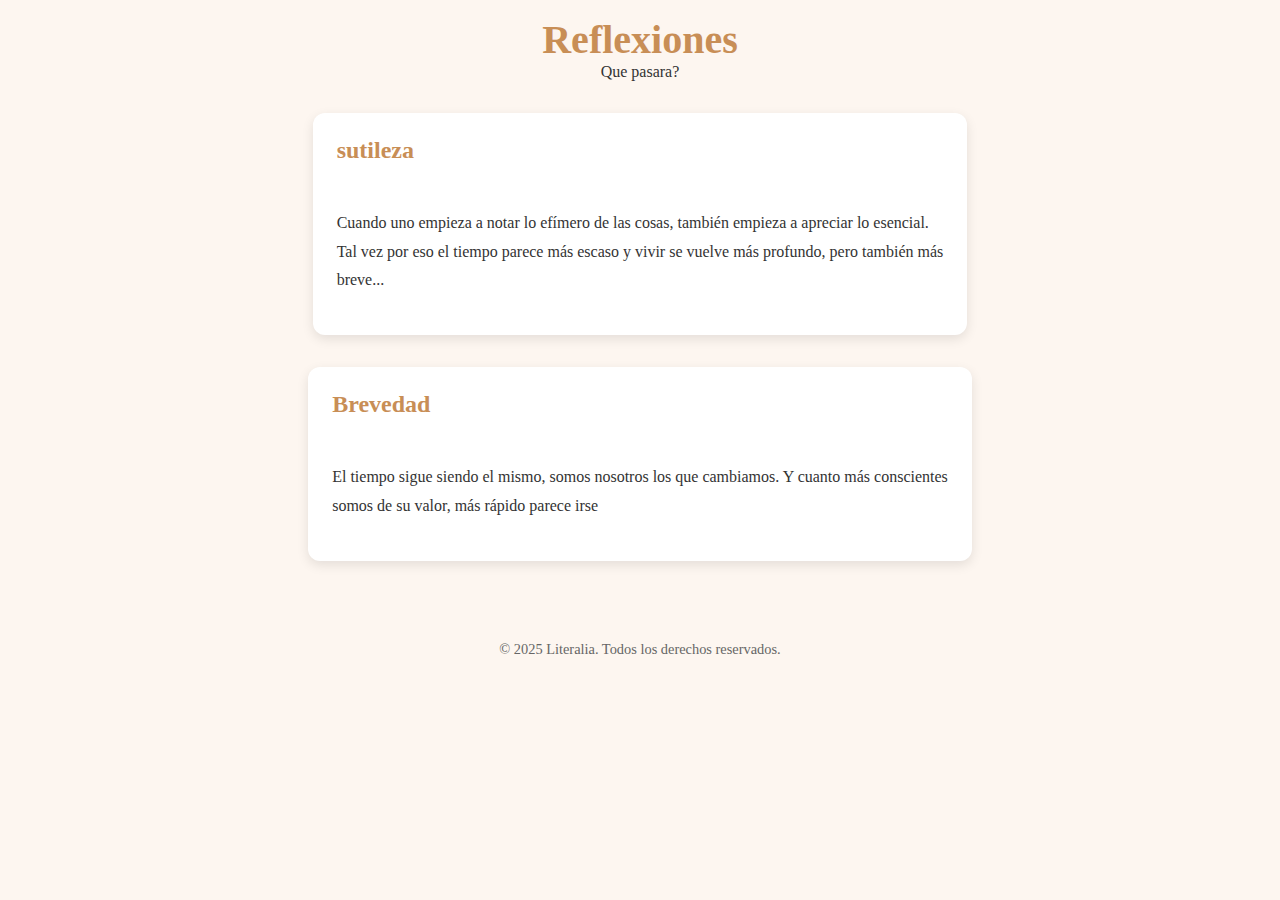
<file: main.html>
<!DOCTYPE html>
<html lang="es">
	<head>
		<meta charset="UTF-8" />
		<meta name="viewport" content="width=device-width, initial-scale=1.0" />
		<title>Poemas y Reflexiones</title>
		<style>
			:root {
				--bg-color: #fdf6f0;
				--text-color: #333;
				--accent-color: #c88e56;
				--card-bg: #fff;
				--font-main: "Georgia", serif;
			}

			* {
				margin: 0;
				padding: 0;
				box-sizing: border-box;
			}

			body {
				font-family: var(--font-main);
				background-color: var(--bg-color);
				color: var(--text-color);
				padding: 1rem;
				display: flex;
				flex-direction: column;
				align-items: center;
			}

			header {
				text-align: center;
				margin-bottom: 2rem;
			}

			header h1 {
				font-size: 2.5rem;
				color: var(--accent-color);
			}

			.poema-container {
				max-width: 800px;
				background-color: var(--card-bg);
				padding: 1.5rem;
				border-radius: 12px;
				box-shadow: 0 4px 12px rgba(0, 0, 0, 0.1);
				margin-bottom: 2rem;
			}

			.poema-container h2 {
				font-size: 1.5rem;
				margin-bottom: 1rem;
				color: var(--accent-color);
			}

			.poema-container p {
				white-space: pre-line; /* Mantiene saltos de línea */
				line-height: 1.8;
				margin-bottom: 1rem;
			}

			footer {
				margin-top: 3rem;
				font-size: 0.9rem;
				color: #666;
			}

			@media (max-width: 600px) {
				header h1 {
					font-size: 2rem;
				}

				.poema-container {
					padding: 1rem;
				}
			}
		</style>
	</head>
	<body>
		<header>
			<h1>Reflexiones</h1>
			<p>Que pasara?</p>
		</header>

		<div class="poema-container">
			<h2>sutileza</h2>
			<p>
				Cuando uno empieza a notar lo efímero de las cosas, también empieza a apreciar lo esencial.
				Tal vez por eso el tiempo parece más escaso y vivir se vuelve más profundo, pero también más
				breve...
			</p>
		</div>

		<div class="poema-container">
			<h2>Brevedad</h2>
			<p>
				El tiempo sigue siendo el mismo, somos nosotros los que cambiamos. Y cuanto más conscientes
				somos de su valor, más rápido parece irse
			</p>
		</div>

		<footer>&copy; 2025 Literalia. Todos los derechos reservados.</footer>
	</body>
</html>
</file>
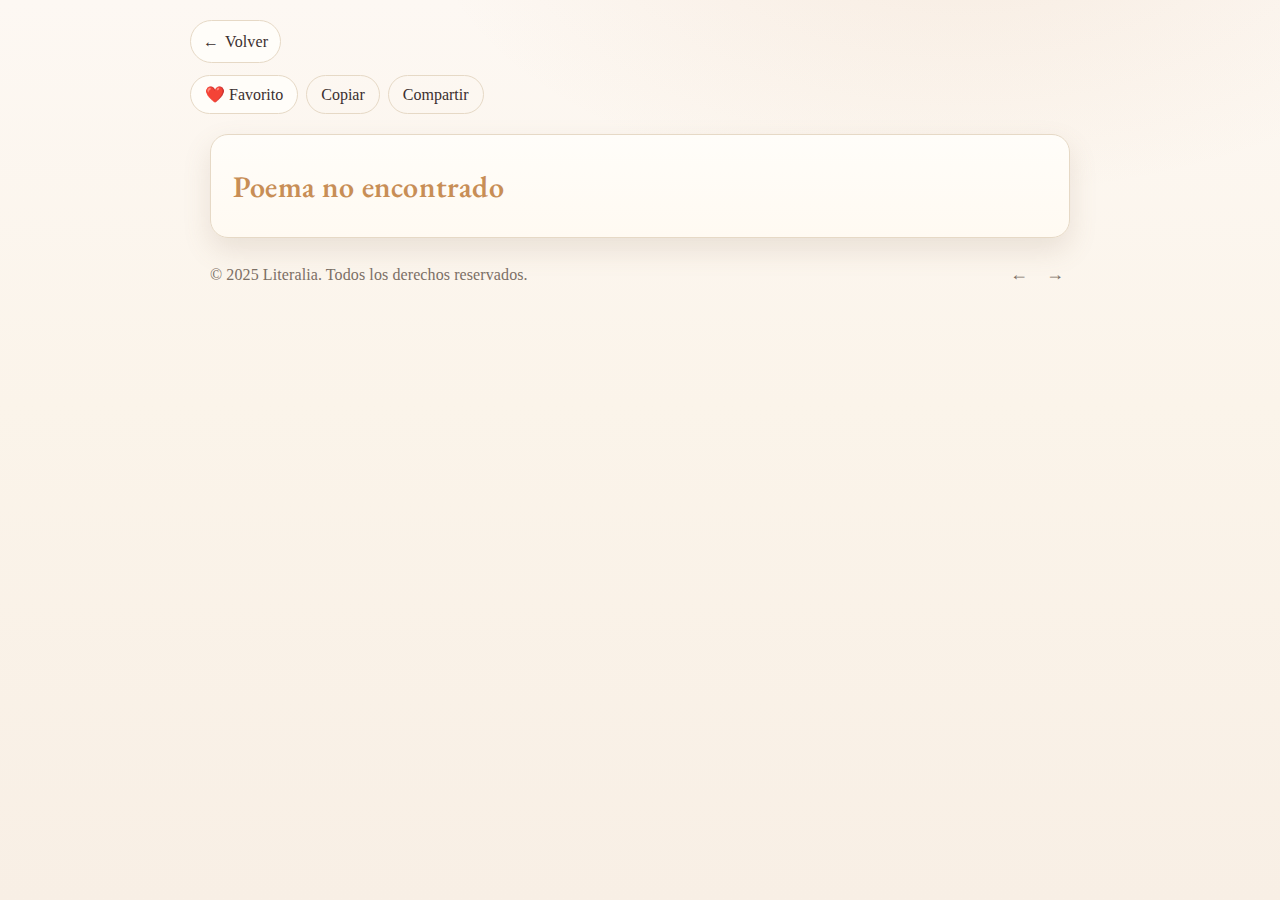
<file: poema.html>
<!DOCTYPE html>
<html lang="es">
	<head>
		<meta charset="utf-8" />
		<meta name="viewport" content="width=device-width, initial-scale=1, viewport-fit=cover" />
		<title>Poema — Poemario</title>
		<link
			href="https://fonts.googleapis.com/css2?family=EB+Garamond:wght@400;500;600&family=Inter:wght@400;600&family=JetBrains+Mono:ital,wght@0,400;0,500;1,400&display=swap"
			rel="stylesheet"
		/>
		<link rel="stylesheet" href="styles.css" />
		<style>
			/* Ajustes sutiles para la página de poema */
			.poem-header {
				padding: 20px 20px 8px;
			}
			.poem-header .topbar {
				display: flex;
				align-items: center;
				gap: 10px;
				margin-bottom: 2px;
			}
			.back-btn {
				border: 1px solid var(--border);
				background: var(--card);
				color: var(--fg);
				border-radius: 999px;
				padding: 8px 12px;
				font-size: 16px;
				text-decoration: none;
				display: inline-flex;
				gap: 6px;
				align-items: center;
			}
			.poem-title {
				font-family: "EB Garamond", Georgia, serif;
				font-weight: 600;
				font-size: 30px;
				margin: 10px 0 4px;
			}
			.poem-meta {
				color: var(--muted);
				margin: 0 0 12px;
			}
			.poem-actions {
				display: flex;
				gap: 8px;
				flex-wrap: wrap;
			}
			.poem-container {
				max-width: 900px;
				margin: 0 auto;
			}
			.poem-body {
				background: linear-gradient(180deg, #fffdf9, #fffaf2);
				border: 1px solid var(--border);
				border-radius: 18px;
				box-shadow: var(--shadow);
				padding: 18px 22px 22px;
				margin: 12px 20px 24px;
			}
			.poem-body pre {
				margin: 0;
				white-space: pre-wrap;
				word-wrap: break-word;
				font-family: "JetBrains Mono", ui-monospace, SFMono-Regular, Menlo, Consolas,
					"Liberation Mono", "Courier New", monospace;
				line-height: 1.7;
				font-size: 16px;
				letter-spacing: 0.1px;
				color: color-mix(in srgb, var(--fg) 86%, #000);
			}
			.poem-footer {
				display: flex;
				justify-content: space-between;
				align-items: center;
				padding: 0 20px 28px;
				gap: 10px;
			}
			.poem-footer .nav {
				display: flex;
				gap: 6px;
			}

			@media (max-width: 700px) {
				.poem-title {
					font-size: 26px;
				}
				.poem-body {
					margin: 10px 12px 20px;
					border-radius: 16px;
				}
				.poem-footer {
					flex-wrap: wrap;
					padding-bottom: calc(20px + env(safe-area-inset-bottom));
				}
				.poem-actions {
					overflow-x: auto;
					-webkit-overflow-scrolling: touch;
				}
				.poem-actions .btn {
					flex: 0 0 auto;
				}
			}
		</style>
	</head>
	<body>
		<header class="poem-header">
			<div class="poem-container">
				<div class="topbar">
					<a id="backBtn" class="back-btn" href="index.html" aria-label="Volver">
						← <span class="hide-sm">Volver</span>
					</a>
				</div>
				<!-- <h1 class="poem-title" id="poemTitle" style="color: #c88e56">Cargando…</h1>-->
				<p class="poem-meta" id="poemMeta"></p>
				<div class="poem-actions">
					<button id="favBtn" class="btn">❤️ Favorito</button>
					<button id="copyBtn" class="btn ghost">Copiar</button>
					<button id="shareBtn" class="btn ghost">Compartir</button>
				</div>
			</div>
		</header>

		<main class="poem-container">
			<section class="poem-body">
				<h1 class="poem-title" id="poemTitle" style="color: #c88e56">Cargando…</h1>
				<pre
					id="poemContent"
					style="font-family: 'Georgia', serif; font-style: italic; color: #bd8f64"
				></pre>
			</section>
		</main>

		<footer class="poem-container poem-footer">
			<div class="muted">&copy; 2025 Literalia. Todos los derechos reservados.</div>
			<div class="nav">
				<button id="prevBtn" class="icon" title="Anterior">←</button>
				<button id="nextBtn" class="icon" title="Siguiente">→</button>
			</div>
		</footer>

		<script src="poema.js" type="module"></script>
	</body>
</html>
</file>
<file: styles.css>
:root{
  /* Paleta cálida */
  --bg:#fdf8f3;
  --fg:#3b2f2f;
  --muted:#7b6f65;
  --card:#fffdf9;
  --border:#e6d9c6;
  --accent:#c88e56;               /* acorde a tu ejemplo */
  --accent-contrast:#ffffff;
  --shadow:0 12px 28px rgba(139,115,85,.16);
  --radius:14px;

  /* Fuentes */
  --font-main: "Georgia", serif;
  --font-title: "Georgia", serif;
  --font-ui: "Georgia", serif;

  /* Verso (pre) */
  --verse-color:#bd8f64;          /* el tono que usaste en tu página */
}

/* --- Base --- */
*{box-sizing:border-box}
html,body{height:100%}
html{ -webkit-text-size-adjust:100%; }
body{
  margin:0;
  font-family: var(--font-ui);
  color:var(--fg);
  background:
    radial-gradient(900px 480px at 75% -10%, rgba(200,142,86,.12), transparent 60%) no-repeat,
    linear-gradient(180deg, #fdf8f3, #fbf4ea 45%, #f8efe5 100%);
  line-height:1.58;
  letter-spacing:.1px;
}

.container{max-width:1000px;margin:0 auto;padding:20px}

/* --- Header --- */
.app-header{padding:28px 20px 10px}
.brand{display:flex;gap:12px;align-items:flex-start}
.logo{font-size:22px;margin-top:2px; filter: drop-shadow(0 1px 0 rgba(200,142,86,.25));}
h1{
  font-family: var(--font-title);
  font-size:32px; font-weight:700; letter-spacing:.2px; margin:0; color:var(--fg);
}
.tagline{
  margin:.2rem 0 0; color:var(--muted); font-size:15px;
  font-family: var(--font-main); font-style:italic;
}

/* --- Toolbar --- */
.toolbar{
  display:grid;
  grid-template-columns:1fr auto;
  gap:12px;
  align-items:center;
  margin:8px 0 18px;
}

.search-wrap input{
  width:100%;
  border:1px dashed var(--border);
  background:var(--card);
  color:var(--fg);
  border-radius:999px;
  padding:12px 16px;
  outline:none;
  font-size:16px;            /* iOS: evita zoom al enfocar */
  font-family: var(--font-ui);
  transition:border .15s ease, box-shadow .15s ease, background .15s ease;
}
.search-wrap input::placeholder{color:color-mix(in srgb, var(--muted) 80%, white)}
.search-wrap input:focus{
  border-color:var(--accent);
  box-shadow:0 0 0 6px color-mix(in srgb, var(--accent) 18%, transparent);
  background:#fffefb;
}

.filters{display:flex;gap:8px}
select{
  border:1px dashed var(--border);
  background:var(--card);
  color:var(--fg);
  border-radius:999px;
  padding:10px 12px;
  font-size:16px;            /* iOS: evita zoom */
  font-family: var(--font-ui);
}

/* --- Grid & Card --- */
.grid{display:grid;grid-template-columns:repeat(auto-fill,minmax(280px,1fr));gap:16px}

.card{
  position:relative;
  background:
    linear-gradient(180deg, rgba(255,255,255,.92), rgba(255,255,255,.98)),
    radial-gradient(1200px 300px at 0% 0%, rgba(200,142,86,.10), transparent 50%);
  border:1px solid var(--border);
  border-radius:var(--radius);
  box-shadow:var(--shadow);
  padding:16px 16px 14px;
  display:flex;flex-direction:column;gap:8px;
  transition:transform .2s ease, box-shadow .2s ease, border .2s ease, background .2s ease;
}
.card::before{
  content:""; position:absolute; inset:0; border-radius:inherit;
  background:
    linear-gradient(90deg, rgba(200,142,86,.12), transparent 30%),
    linear-gradient(180deg, rgba(200,142,86,.08), transparent 35%);
  opacity:.08; pointer-events:none;
}
.card:hover{transform:translateY(-3px); background:linear-gradient(180deg,#fffefb,#fffdfa)}

.card-head{display:flex;justify-content:space-between;align-items:flex-start;gap:8px}
.card-title{
  font-family: var(--font-title);
  margin:0; font-size:21px; letter-spacing:.2px;
}
.card-title::before{content:"❦"; margin-right:.45rem; opacity:.55; font-size:16px; color:var(--accent)}
.card-meta{margin:0;color:var(--muted); font-variant-numeric:oldstyle-nums}
.card-actions{display:flex;gap:8px;margin-top:6px}

/* Botones */
.btn{
  border:1px solid var(--border);
  background:var(--card);
  color:var(--fg);
  border-radius:999px;
  padding:9px 14px;
  cursor:pointer;
  font-size:16px;
  font-family: var(--font-ui);
  transition:transform .05s ease, background .15s ease, border .15s ease, opacity .15s ease, box-shadow .15s ease;
}
.btn:hover{transform:translateY(-1px)}
.btn:active{transform:translateY(0)}
.btn.primary{
  background:var(--accent);
  color:var(--accent-contrast);
  border-color:color-mix(in srgb, var(--accent) 60%, var(--border));
  box-shadow:0 6px 16px color-mix(in srgb, var(--accent) 28%, transparent);
}
.btn.ghost{background:transparent}
.btn.small{padding:6px 10px}

/* Iconos */
.icon{border:none;background:transparent;font-size:18px;cursor:pointer;color:var(--muted)}
.icon.active{color:var(--accent)}
.icon:focus-visible, .btn:focus-visible, select:focus-visible{
  outline:3px solid color-mix(in srgb, var(--accent) 35%, transparent);
  outline-offset:2px;
}

.muted{color:var(--muted)}
.footer{text-align:center;padding:36px 0 48px}

/* --- Modal (si aún lo usas) --- */
.modal{border:none;padding:0;background:transparent}
.modal::backdrop{background:rgba(0,0,0,.0);transition:background .35s ease}
.modal.open::backdrop{background:rgba(80,60,40,.38)}

.modal-card{
  width:min(900px,92vw);
  max-height:86vh;
  background:linear-gradient(180deg,#fffdf9,#fffaf2);
  color:var(--fg);
  border:1px solid var(--border);
  border-radius:18px;
  box-shadow:0 24px 60px rgba(120,95,70,.20);
  margin:8vh auto;
  display:grid; grid-template-rows:auto 1fr auto;

  opacity:0;
  transform:translateY(16px);
  transition:opacity .24s ease, transform .24s ease;

  overflow:hidden;
  padding-bottom: env(safe-area-inset-bottom);
}
.modal.open .modal-card{opacity:1; transform:translateY(0)}

.modal-header,.modal-footer{padding:16px 18px;display:flex;align-items:center;gap:10px}
.modal-header{justify-content:space-between;border-bottom:1px solid var(--border)}
.title-wrap h2{
  font-family: var(--font-title); font-weight:700; font-size:26px; margin:0;
}
.modal-body{
  padding:18px 22px 22px 22px; overflow:auto;
  background:
     radial-gradient(600px 120px at 10% 0%, rgba(200,142,86,.10), transparent 40%),
     radial-gradient(500px 140px at 90% 0%, rgba(200,142,86,.08), transparent 45%);
  -webkit-overflow-scrolling: touch;
}
.modal-body pre{
  margin:0;
  white-space:pre-wrap; word-wrap:break-word;
  font-family: var(--font-main);
  font-style: italic;
  line-height:1.8; font-size:16px;
  color: var(--verse-color);
  outline:none;
}
.modal-body pre:focus{ box-shadow: inset 0 0 0 2px rgba(200,142,86,.22); border-radius:10px; }
.modal-footer{border-top:1px solid var(--border); justify-content:space-between}
.modal-footer .left{display:flex;gap:8px;align-items:center}
.modal-footer .nav{display:flex;gap:6px}

/* --- Página de poema (poema.html) reutiliza estilos base ---
   Solo nos aseguramos que el <pre> tenga el mismo look */
.poem-title, .card-title, h1{ font-family: var(--font-title); }
.poem-actions .btn{ font-family: var(--font-ui); }
.poem-body pre{
  font-family: var(--font-main);
  font-style: italic;
  color: var(--verse-color);
  line-height:1.8; font-size:16px;
}



/* --------- Responsive móvil --------- */
@media (max-width: 700px){
  /* Buscador a todo el ancho; controles abajo */
  .toolbar{
    grid-template-columns:1fr;
    gap:10px;
  }
  .filters{
    justify-content:space-between;
    gap:8px;
  }
  .filters select,
  .filters .btn{
    flex:1;
  }

  /* Modal como hoja inferior (si se usa) */
  .modal-card{
    position: fixed;
    left: 0; right: 0; bottom: 0;
    width: 100%;
    max-width: 100%;
    margin: 0;
    border-radius:18px 18px 0 0;
    transform: translateY(100%);
    height: 85vh;                           /* fallback */
  }
  @supports (height: 100dvh){
    .modal-card{
      height: calc(85dvh - env(safe-area-inset-bottom));
    }
  }
  .modal.open .modal-card{ transform: translateY(0); }

  /* Footer apilable / scrollable si no caben botones */
  .modal-footer{
    flex-wrap: wrap;
    row-gap: 10px;
    padding-bottom: calc(12px + env(safe-area-inset-bottom));
  }
  .modal-footer .left{
    flex: 1 1 100%;
    display: flex;
    gap: 8px;
    overflow-x: auto;
    -webkit-overflow-scrolling: touch;
    padding-bottom: 4px;
  }
  .modal-footer .left .btn{ flex: 0 0 auto; }
  .modal-footer .nav{ margin-left: auto; }
  .modal-footer .btn.primary{ order: 3; }
}

/* Micro-entradas */
@media (prefers-reduced-motion:no-preference){
  .card{animation:fadeIn .35s ease both}
  @keyframes fadeIn{from{opacity:0; transform:translateY(3px)} to{opacity:1; transform:translateY(0)}}
}


.fav-toggle{
  font-size: 20px;
  line-height: 1;
  border: 0;
  background: transparent;
  cursor: pointer;
  padding: 2px 4px;
  color: inherit;            /* dejamos que el emoji pinte su propio color */
  transition: transform .12s ease, opacity .12s ease;
}
.fav-toggle:hover{ transform: scale(1.06); }
.fav-toggle:active{ transform: scale(0.98); }

/* Accesibilidad al foco */
.fav-toggle:focus-visible{
  outline: 3px solid color-mix(in srgb, var(--accent) 35%, transparent);
  outline-offset: 2px;
}

.update-info {
  margin-top: 3rem;
  margin-bottom: 2rem;
  padding: 1rem;
  text-align: center;
  font-size: 0.95rem;
  color: var(--text-muted, #666);
  background-color: rgba(0,0,0,0.02);
  border-radius: 8px;
  font-style: italic;
}
.update-info p {
  margin: 0;
}
</file>
